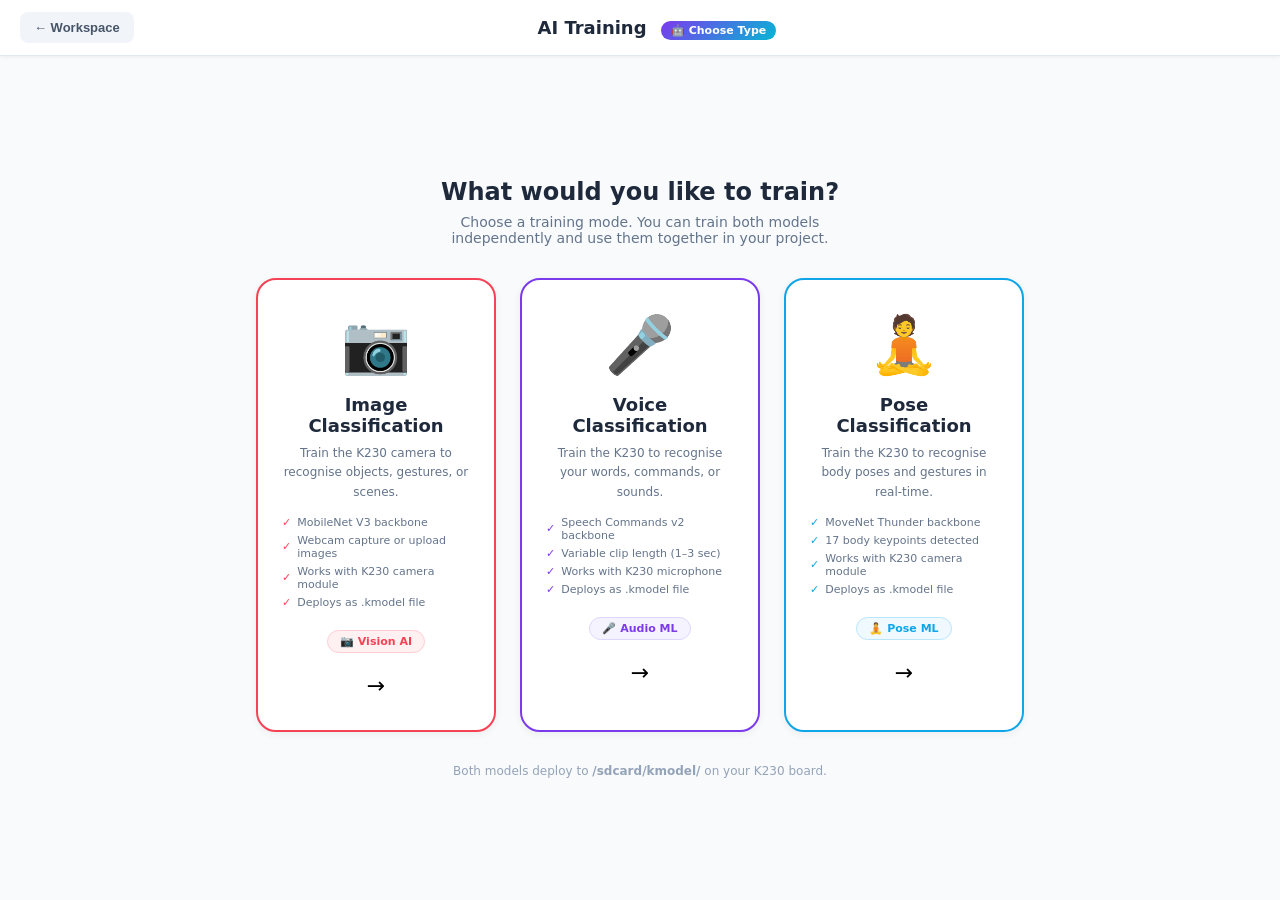
<file: train_picker.html>
<!DOCTYPE html>
<html lang="en">
<head>
<meta charset="utf-8"/>
<meta name="viewport" content="width=device-width, initial-scale=1"/>
<title>AI Training — Choose Type</title>
<style>
* { box-sizing: border-box; margin: 0; padding: 0; }

body {
    font-family: system-ui, -apple-system, sans-serif;
    background: #f8fafc;
    height: 100vh;
    display: flex;
    flex-direction: column;
    overflow: hidden;
}

/* ── Header ── */
.header {
    display: flex; align-items: center; justify-content: space-between;
    background: #fff; padding: 12px 20px;
    border-bottom: 1px solid #e2e8f0;
    box-shadow: 0 1px 4px rgba(0,0,0,.06); flex-shrink: 0;
}
.back-btn {
    padding: 8px 14px; background: #f1f5f9; border: none;
    border-radius: 8px; cursor: pointer; font-size: 13px;
    font-weight: 600; color: #475569;
}
.back-btn:hover { background: #e2e8f0; }
.header h1 { font-size: 18px; font-weight: 700; color: #1e293b; }
.header-badge {
    font-size: 11px; font-weight: 700;
    background: linear-gradient(135deg, #7c3aed, #06b6d4);
    color: #fff; padding: 3px 10px; border-radius: 10px; margin-left: 8px;
}

/* ── Main content ── */
.content {
    flex: 1; display: flex; flex-direction: column;
    align-items: center; justify-content: center;
    padding: 32px 20px; gap: 32px;
}

.heading {
    text-align: center;
}
.heading h2 {
    font-size: 24px; font-weight: 800; color: #1e293b; margin-bottom: 8px;
}
.heading p {
    font-size: 14px; color: #64748b; max-width: 400px;
}

/* ── Card grid ── */
.cards {
    display: flex; gap: 24px; flex-wrap: wrap; justify-content: center;
}

.card {
    width: 240px;
    background: #fff;
    border: 2px solid #e2e8f0;
    border-radius: 20px;
    padding: 32px 24px;
    text-align: center;
    cursor: pointer;
    transition: all .2s ease;
    box-shadow: 0 2px 8px rgba(0,0,0,.06);
    position: relative;
    overflow: hidden;
}
.card::before {
    content: '';
    position: absolute; inset: 0;
    opacity: 0; transition: opacity .2s;
    border-radius: 18px;
}
.card:hover {
    transform: translateY(-4px);
    box-shadow: 0 12px 32px rgba(0,0,0,.12);
}
.card:active { transform: translateY(-1px); }

/* Image card */
.card-image { border-color: #f54254; }
.card-image::before { background: linear-gradient(135deg, #fff1f2, #fff); }
.card-image:hover { border-color: #f54254; }

/* Voice card */
.card-voice { border-color: #7c3aed; }
.card-voice::before { background: linear-gradient(135deg, #f5f3ff, #fff); }
.card-voice:hover { border-color: #7c3aed; }

/* Pose card */
.card-pose { border-color: #0ea5e9; }
.card-pose::before { background: linear-gradient(135deg, #f0f9ff, #fff); }
.card-pose:hover { border-color: #0ea5e9; }

.card-icon {
    font-size: 56px; margin-bottom: 16px;
    display: block; position: relative; z-index: 1;
}
.card-title {
    font-size: 18px; font-weight: 800; color: #1e293b;
    margin-bottom: 8px; position: relative; z-index: 1;
}
.card-desc {
    font-size: 12px; color: #64748b; line-height: 1.6;
    position: relative; z-index: 1;
}
.card-badge {
    display: inline-block;
    margin-top: 16px; padding: 4px 12px;
    border-radius: 20px; font-size: 11px; font-weight: 700;
    position: relative; z-index: 1;
}
.card-image .card-badge {
    background: #fff1f2; color: #f54254; border: 1px solid #fecdd3;
}
.card-voice .card-badge {
    background: #f5f3ff; color: #7c3aed; border: 1px solid #ddd6fe;
}
.card-pose .card-badge {
    background: #f0f9ff; color: #0ea5e9; border: 1px solid #bae6fd;
}

.card-arrow {
    margin-top: 20px; font-size: 22px;
    position: relative; z-index: 1;
    transition: transform .2s;
}
.card:hover .card-arrow { transform: translateX(4px); }

/* ── Feature list ── */
.card-features {
    margin-top: 14px; text-align: left;
    position: relative; z-index: 1;
}
.card-feature {
    display: flex; align-items: center; gap: 6px;
    font-size: 11px; color: #64748b; margin-bottom: 5px;
}
.card-feature::before { content: '✓'; font-weight: 700; flex-shrink: 0; }
.card-image .card-feature::before { color: #f54254; }
.card-voice .card-feature::before { color: #7c3aed; }
.card-pose  .card-feature::before { color: #0ea5e9; }

/* ── Bottom hint ── */
.hint {
    font-size: 12px; color: #94a3b8; text-align: center;
}

/* Animation on load */
@keyframes fadeUp {
    from { opacity:0; transform:translateY(20px); }
    to   { opacity:1; transform:translateY(0); }
}
.card { animation: fadeUp .35s ease both; }
.card-image { animation-delay: .05s; }
.card-voice  { animation-delay: .15s; }
.card-pose   { animation-delay: .25s; }
</style>
</head>
<body>

<div class="header">
    <button class="back-btn" onclick="goBack()">← Workspace</button>
    <h1>AI Training <span class="header-badge">🤖 Choose Type</span></h1>
    <div style="width:80px"></div><!-- spacer -->
</div>

<div class="content">
    <div class="heading">
        <h2>What would you like to train?</h2>
        <p>Choose a training mode. You can train both models independently and use them together in your project.</p>
    </div>

    <div class="cards">

        <!-- Image Classification -->
        <div class="card card-image" onclick="openImageTrain()">
            <span class="card-icon">📷</span>
            <div class="card-title">Image Classification</div>
            <div class="card-desc">
                Train the K230 camera to recognise objects, gestures, or scenes.
            </div>
            <div class="card-features">
                <div class="card-feature">MobileNet V3 backbone</div>
                <div class="card-feature">Webcam capture or upload images</div>
                <div class="card-feature">Works with K230 camera module</div>
                <div class="card-feature">Deploys as .kmodel file</div>
            </div>
            <span class="card-badge">📷 Vision AI</span>
            <div class="card-arrow">→</div>
        </div>

        <!-- Voice Classification -->
        <div class="card card-voice" onclick="openVoiceTrain()">
            <span class="card-icon">🎤</span>
            <div class="card-title">Voice Classification</div>
            <div class="card-desc">
                Train the K230 to recognise your words, commands, or sounds.
            </div>
            <div class="card-features">
                <div class="card-feature">Speech Commands v2 backbone</div>
                <div class="card-feature">Variable clip length (1–3 sec)</div>
                <div class="card-feature">Works with K230 microphone</div>
                <div class="card-feature">Deploys as .kmodel file</div>
            </div>
            <span class="card-badge">🎤 Audio ML</span>
            <div class="card-arrow">→</div>
        </div>

        <!-- Pose Classification -->
        <div class="card card-pose" onclick="openPoseTrain()">
            <span class="card-icon">🧘</span>
            <div class="card-title">Pose Classification</div>
            <div class="card-desc">
                Train the K230 to recognise body poses and gestures in real-time.
            </div>
            <div class="card-features">
                <div class="card-feature">MoveNet Thunder backbone</div>
                <div class="card-feature">17 body keypoints detected</div>
                <div class="card-feature">Works with K230 camera module</div>
                <div class="card-feature">Deploys as .kmodel file</div>
            </div>
            <span class="card-badge">🧘 Pose ML</span>
            <div class="card-arrow">→</div>
        </div>

    </div>

    <div class="hint">
        Both models deploy to <b>/sdcard/kmodel/</b> on your K230 board.
    </div>
</div>

<script>
'use strict';

function send(type, extra) {
    const payload = JSON.stringify({ type, ...extra });
    if (window.ReactNativeWebView) {
        window.ReactNativeWebView.postMessage(payload);
    } else if (window.parent !== window) {
        window.parent.postMessage(payload, '*');
        window.opener?.postMessage(payload, '*');
    } else {
        // Standalone browser — navigate directly
        if (type === 'OPEN_AI_TRAIN')    window.location.href = 'train.html';
        if (type === 'OPEN_VOICE_TRAIN') window.location.href = 'train_voice_v2.html';
        if (type === 'OPEN_POSE_TRAIN')  window.location.href = 'pose.html';
        if (type === 'CLOSE_PICKER')     window.location.href = 'index.html';
    }
}

function openImageTrain() {
    send('OPEN_AI_TRAIN');
}

function openVoiceTrain() {
    send('OPEN_VOICE_TRAIN');
}

function openPoseTrain() {
    send('OPEN_POSE_TRAIN');
}

function goBack() {
    send('CLOSE_PICKER');
}
</script>
</body>
</html>
</file>
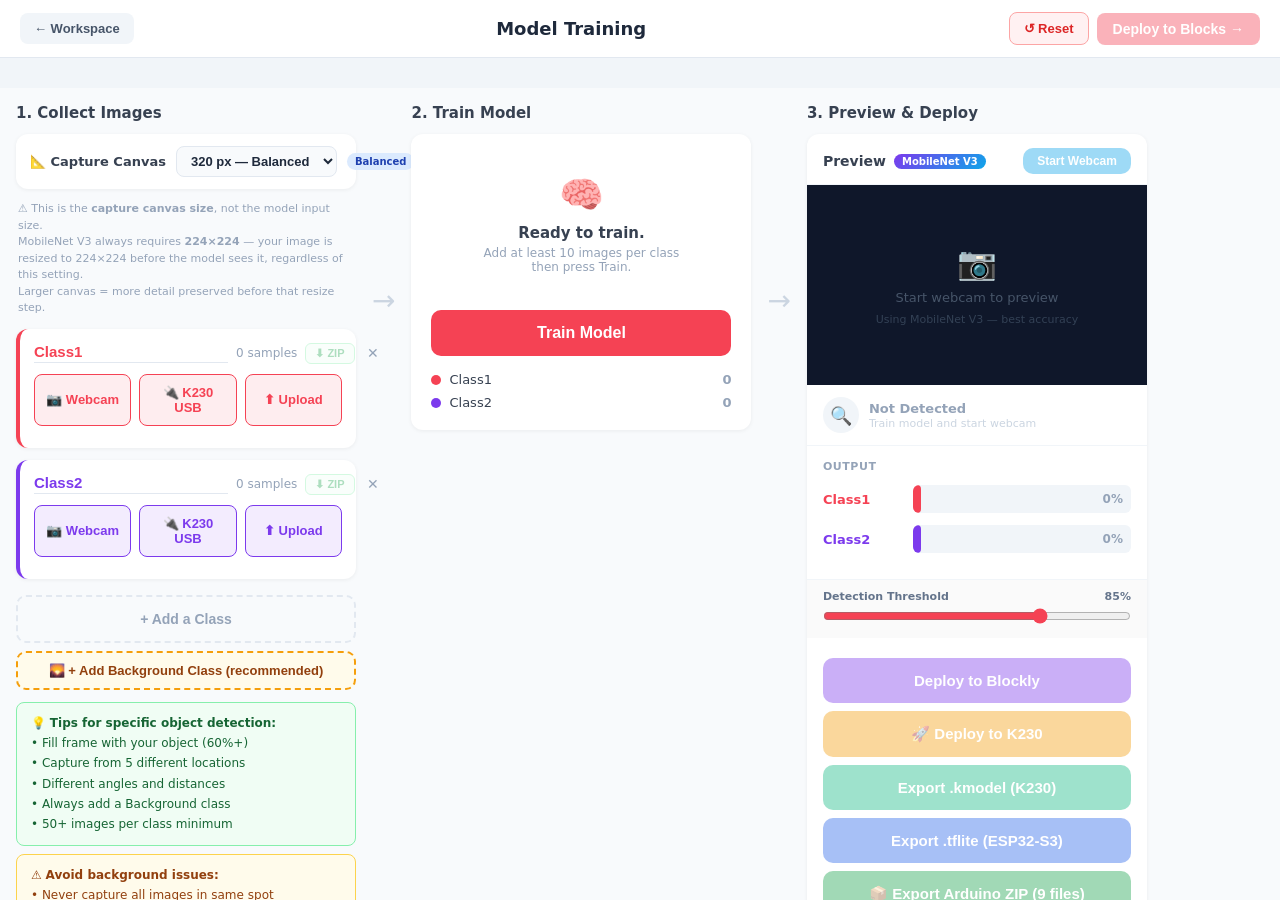
<file: blockly/train.html>
<!DOCTYPE html>
<html lang="en">

<head>
    <meta charset="utf-8" />
    <meta name="viewport" content="width=device-width, initial-scale=1" />
    <title>Model Training — MobileNet V3</title>
    <script src="./offline_libs/js/tf.min.js"></script>
    <script src="./offline_libs/js/jszip.min.js"></script>
    <style>
        * {
            box-sizing: border-box;
            margin: 0;
            padding: 0;
        }

        body {
            font-family: system-ui, -apple-system, sans-serif;
            background: #f8fafc;
            height: 100vh;
            display: flex;
            flex-direction: column;
            overflow: hidden;
        }

        .header {
            display: flex;
            align-items: center;
            justify-content: space-between;
            background: #fff;
            padding: 12px 20px;
            border-bottom: 1px solid #e2e8f0;
            box-shadow: 0 1px 4px rgba(0, 0, 0, 0.06);
            flex-shrink: 0;
        }

        .back-btn {
            padding: 8px 14px;
            background: #f1f5f9;
            border: none;
            border-radius: 8px;
            cursor: pointer;
            font-size: 13px;
            font-weight: 600;
            color: #475569;
        }

        .back-btn:hover {
            background: #e2e8f0;
        }

        .header h1 {
            font-size: 18px;
            font-weight: 700;
            color: #1e293b;
        }

        .deploy-btn {
            padding: 8px 16px;
            background: #f54254;
            color: #fff;
            border: none;
            border-radius: 8px;
            cursor: pointer;
            font-size: 14px;
            font-weight: 700;
            transition: opacity 0.2s;
        }

        .reset-btn {
            padding: 8px 14px;
            background: #fff1f2;
            border: 1.5px solid #fca5a5;
            border-radius: 8px;
            cursor: pointer;
            font-size: 13px;
            font-weight: 600;
            color: #dc2626;
        }

        .reset-btn:hover {
            background: #fee2e2;
        }

        .class-dl-btn {
            padding: 3px 9px;
            background: #f0fdf4;
            border: 1.5px solid #86efac;
            border-radius: 6px;
            cursor: pointer;
            font-size: 11px;
            font-weight: 600;
            color: #16a34a;
            white-space: nowrap;
        }

        .class-dl-btn:hover { background: #dcfce7; }

        .deploy-btn:disabled {
            opacity: 0.4;
            cursor: not-allowed;
        }

        .deploy-btn:not(:disabled):hover {
            opacity: 0.85;
        }

        .status-bar {
            background: #f1f5f9;
            padding: 6px 20px;
            font-size: 13px;
            color: #475569;
            min-height: 30px;
            flex-shrink: 0;
        }

        .columns {
            display: flex;
            flex-direction: row;
            gap: 16px;
            padding: 16px;
            overflow-x: auto;
            overflow-y: auto;
            flex: 1;
            align-items: flex-start;
        }

        .col {
            width: 340px;
            flex-shrink: 0;
        }

        .col-title {
            font-size: 15px;
            font-weight: 700;
            color: #374151;
            margin-bottom: 12px;
        }

        .arrow {
            display: flex;
            align-items: flex-start;
            padding-top: 180px;
            font-size: 28px;
            color: #cbd5e1;
            flex-shrink: 0;
        }

        /* ── Crop Size Selector ─────────────────────────────────── */
        .crop-size-bar {
            background: #fff;
            border-radius: 12px;
            padding: 12px 14px;
            margin-bottom: 12px;
            box-shadow: 0 1px 4px rgba(0, 0, 0, 0.06);
            display: flex;
            align-items: center;
            gap: 10px;
        }

        .crop-size-label {
            font-size: 13px;
            font-weight: 600;
            color: #374151;
            white-space: nowrap;
        }

        .crop-size-select {
            flex: 1;
            padding: 6px 10px;
            border: 1.5px solid #e2e8f0;
            border-radius: 8px;
            font-size: 13px;
            font-weight: 700;
            color: #1e293b;
            background: #f8fafc;
            cursor: pointer;
            outline: none;
            transition: border-color 0.15s;
        }

        .crop-size-select:focus {
            border-color: #f54254;
        }

        .crop-size-badge {
            font-size: 10px;
            font-weight: 700;
            padding: 3px 8px;
            border-radius: 10px;
            white-space: nowrap;
        }

        .badge-96 {
            background: #fce7f3;
            color: #9d174d;
        }

        .badge-224 {
            background: #dcfce7;
            color: #166534;
        }

        .badge-320 {
            background: #dbeafe;
            color: #1e40af;
        }

        .badge-480 {
            background: #fef3c7;
            color: #92400e;
        }

        .crop-size-hint {
            font-size: 11px;
            color: #94a3b8;
            margin-top: 6px;
            line-height: 1.5;
        }

        /* ── rest of styles unchanged ───────────────────────────── */
        .class-card {
            background: #fff;
            border-radius: 12px;
            padding: 14px;
            margin-bottom: 12px;
            box-shadow: 0 1px 4px rgba(0, 0, 0, 0.06);
            border-left: 4px solid #ccc;
        }

        .class-header {
            display: flex;
            align-items: center;
            gap: 8px;
            margin-bottom: 10px;
        }

        .class-name {
            flex: 1;
            font-size: 15px;
            font-weight: 700;
            border: none;
            border-bottom: 1.5px solid #e2e8f0;
            outline: none;
            background: transparent;
            padding-bottom: 2px;
        }

        .sample-count {
            font-size: 12px;
            color: #94a3b8;
            white-space: nowrap;
        }

        .remove-btn {
            background: none;
            border: none;
            color: #94a3b8;
            cursor: pointer;
            font-size: 14px;
            padding: 2px 4px;
        }

        .remove-btn:hover {
            color: #ef4444;
        }

        .cam-area {
            margin-bottom: 8px;
        }

        .add-btns {
            display: flex;
            gap: 8px;
            margin-bottom: 4px;
        }

        .add-btn {
            flex: 1;
            padding: 10px;
            border-radius: 8px;
            border: 1.5px solid;
            cursor: pointer;
            font-size: 13px;
            font-weight: 600;
            background: transparent;
            transition: opacity 0.15s;
        }

        .add-btn:hover {
            opacity: 0.75;
        }

        .video-wrap {
            position: relative;
            margin-bottom: 8px;
        }

        .live-video {
            width: 100%;
            height: 160px;
            object-fit: cover;
            border-radius: 8px;
            background: #000;
            display: block;
            transform: scaleX(-1); /* Mirror live webcam feed */
        }

        .crop-overlay {
            display: none; /* Hide dashed crop overlay box */
            position: absolute;
            top: 50%;
            left: 50%;
            transform: translate(-50%, -50%);
            width: 70%;
            height: 70%;
            border: 2px dashed rgba(255, 255, 255, 0.7);
            border-radius: 8px;
            pointer-events: none;
        }

        .cam-btns {
            display: flex;
            gap: 8px;
            margin-top: 8px;
        }

        .hold-btn {
            flex: 1;
            padding: 10px;
            border: none;
            border-radius: 8px;
            color: #fff;
            font-weight: 700;
            cursor: pointer;
            font-size: 13px;
            user-select: none;
            -webkit-user-select: none;
        }

        .stop-cam-btn {
            padding: 10px 14px;
            border: none;
            border-radius: 8px;
            background: #f1f5f9;
            color: #64748b;
            font-weight: 600;
            cursor: pointer;
        }

        .thumbs {
            display: flex;
            gap: 6px;
            flex-wrap: wrap;
            margin-top: 8px;
        }

        .thumb-wrap {
            position: relative;
        }

        .thumb-wrap img {
            width: 54px;
            height: 54px;
            object-fit: cover;
            border-radius: 6px;
            display: block;
        }

        .thumb-del {
            position: absolute;
            top: -4px;
            right: -4px;
            width: 16px;
            height: 16px;
            background: #ef4444;
            color: #fff;
            border: none;
            border-radius: 50%;
            cursor: pointer;
            font-size: 9px;
            font-weight: 700;
            display: flex;
            align-items: center;
            justify-content: center;
            line-height: 1;
        }

        .add-class-btn {
            border: 2px dashed #e2e8f0;
            border-radius: 10px;
            padding: 14px;
            text-align: center;
            color: #94a3b8;
            cursor: pointer;
            font-weight: 600;
            font-size: 14px;
            background: none;
            width: 100%;
            margin-top: 4px;
            transition: border-color 0.15s;
        }

        .add-class-btn:hover {
            border-color: #94a3b8;
        }

        .add-bg-btn {
            border: 2px dashed #f59e0b;
            border-radius: 10px;
            padding: 10px 14px;
            text-align: center;
            color: #92400e;
            cursor: pointer;
            font-weight: 600;
            font-size: 13px;
            background: #fffbeb;
            width: 100%;
            margin-top: 8px;
            transition: all 0.15s;
        }

        .add-bg-btn:hover {
            background: #fef3c7;
        }

        .tips-box {
            background: #f0fdf4;
            border: 1px solid #86efac;
            border-radius: 8px;
            padding: 10px 14px;
            margin-top: 12px;
            font-size: 12px;
            color: #166534;
            line-height: 1.7;
        }

        .warn-box {
            background: #fffbeb;
            border: 1px solid #fcd34d;
            border-radius: 8px;
            padding: 10px 14px;
            margin-top: 8px;
            font-size: 12px;
            color: #92400e;
            line-height: 1.7;
        }

        .train-card {
            background: #fff;
            border-radius: 12px;
            padding: 20px;
            box-shadow: 0 1px 4px rgba(0, 0, 0, 0.06);
        }

        .state-ready {
            text-align: center;
            padding: 20px 0;
        }

        .state-ready .icon {
            font-size: 36px;
            margin-bottom: 8px;
        }

        .state-ready h3 {
            font-size: 15px;
            font-weight: 600;
            color: #374151;
            margin-bottom: 4px;
        }

        .state-ready p {
            font-size: 12px;
            color: #94a3b8;
        }

        .state-progress {
            text-align: center;
            padding: 20px 0;
        }

        .progress-pct {
            font-size: 32px;
            font-weight: 800;
            color: #f54254;
            margin-bottom: 8px;
        }

        .progress-bar {
            width: 100%;
            height: 6px;
            background: #f1f5f9;
            border-radius: 3px;
            overflow: hidden;
            margin-bottom: 8px;
        }

        .progress-fill {
            height: 100%;
            background: #f54254;
            border-radius: 3px;
            transition: width 0.2s ease;
        }

        .progress-label {
            font-size: 13px;
            color: #94a3b8;
        }

        .state-done {
            text-align: center;
            padding: 16px 0;
        }

        .state-done .icon {
            font-size: 36px;
            margin-bottom: 8px;
        }

        .state-done h3 {
            font-size: 17px;
            font-weight: 700;
            color: #10b981;
            margin-bottom: 4px;
        }

        .state-done p {
            font-size: 13px;
            color: #94a3b8;
        }

        .retrain-btn {
            margin-top: 8px;
            padding: 6px 16px;
            background: #f1f5f9;
            border: none;
            border-radius: 6px;
            color: #64748b;
            font-weight: 600;
            font-size: 13px;
            cursor: pointer;
        }

        .train-btn {
            width: 100%;
            padding: 14px;
            background: #f54254;
            color: #fff;
            border: none;
            border-radius: 10px;
            font-size: 16px;
            font-weight: 800;
            cursor: pointer;
            margin-top: 16px;
            transition: opacity 0.2s;
        }

        .train-btn:disabled {
            opacity: 0.4;
            cursor: not-allowed;
        }

        .train-btn:not(:disabled):hover {
            opacity: 0.85;
        }

        .stats {
            margin-top: 16px;
            display: flex;
            flex-direction: column;
            gap: 8px;
        }

        .stat-row {
            display: flex;
            align-items: center;
            gap: 8px;
        }

        .stat-dot {
            width: 10px;
            height: 10px;
            border-radius: 50%;
            flex-shrink: 0;
        }

        .stat-name {
            flex: 1;
            font-size: 13px;
            color: #374151;
            font-weight: 500;
        }

        .stat-count {
            font-size: 13px;
            color: #94a3b8;
            font-weight: 600;
        }

        .preview-card {
            background: #fff;
            border-radius: 12px;
            box-shadow: 0 1px 4px rgba(0, 0, 0, 0.06);
            overflow: hidden;
        }

        .preview-header {
            padding: 14px 16px 10px;
            border-bottom: 1px solid #f1f5f9;
            display: flex;
            align-items: center;
            justify-content: space-between;
        }

        .preview-title {
            font-size: 14px;
            font-weight: 700;
            color: #374151;
        }

        .model-badge {
            font-size: 10px;
            font-weight: 700;
            background: linear-gradient(135deg, #7c3aed, #0ea5e9);
            color: #fff;
            padding: 2px 8px;
            border-radius: 10px;
        }

        .test-video {
            width: 100%;
            height: 200px;
            object-fit: cover;
            background: #0f172a;
            display: none;
            transform: scaleX(-1); /* Mirror live webcam feed */
        }

        .no-cam-placeholder {
            width: 100%;
            height: 200px;
            background: #0f172a;
            display: flex;
            flex-direction: column;
            align-items: center;
            justify-content: center;
            color: #475569;
            font-size: 13px;
            gap: 8px;
        }

        .no-cam-placeholder .cam-icon {
            font-size: 32px;
        }

        .detect-status {
            padding: 12px 16px;
            border-bottom: 1px solid #f1f5f9;
            min-height: 56px;
            display: flex;
            align-items: center;
            gap: 10px;
            transition: all 0.2s;
        }

        .output-section {
            padding: 14px 16px;
        }

        .output-title {
            font-size: 11px;
            font-weight: 700;
            color: #94a3b8;
            text-transform: uppercase;
            letter-spacing: 0.05em;
            margin-bottom: 12px;
        }

        .output-row {
            display: flex;
            align-items: center;
            gap: 10px;
            margin-bottom: 12px;
        }

        .output-label {
            width: 80px;
            font-size: 13px;
            font-weight: 700;
            overflow: hidden;
            text-overflow: ellipsis;
            white-space: nowrap;
            flex-shrink: 0;
        }

        .output-bar-wrap {
            flex: 1;
            height: 28px;
            background: #f1f5f9;
            border-radius: 6px;
            overflow: hidden;
            position: relative;
        }

        .output-bar-fill {
            height: 100%;
            border-radius: 6px;
            display: flex;
            align-items: center;
            justify-content: flex-end;
            padding-right: 8px;
            min-width: 0;
            transition: width 0.15s ease;
        }

        .output-bar-pct {
            font-size: 12px;
            font-weight: 800;
            color: #fff;
            white-space: nowrap;
        }

        .output-bar-pct-outside {
            position: absolute;
            right: 8px;
            top: 50%;
            transform: translateY(-50%);
            font-size: 12px;
            font-weight: 700;
            color: #94a3b8;
        }

        .threshold-wrap {
            padding: 10px 16px;
            background: #fafafa;
            border-top: 1px solid #f1f5f9;
        }

        .threshold-label {
            display: flex;
            justify-content: space-between;
            font-size: 11px;
            font-weight: 600;
            color: #64748b;
            margin-bottom: 5px;
        }

        .threshold-slider {
            width: 100%;
            accent-color: #f54254;
            cursor: pointer;
        }

        .action-btn {
            width: 100%;
            padding: 14px;
            border: none;
            border-radius: 10px;
            font-size: 15px;
            font-weight: 800;
            cursor: pointer;
            margin-top: 8px;
            color: #fff;
            transition: opacity 0.2s;
        }

        .action-btn:disabled {
            opacity: 0.4;
            cursor: not-allowed;
        }

        .action-btn:not(:disabled):hover {
            opacity: 0.85;
        }

        .btn-test {
            background: #0ea5e9;
        }

        .btn-deploy {
            background: #7c3aed;
        }

        .btn-export {
            background: #10b981;
        }

        .btn-export-esp32 {
            background: #2563eb;
        }

        .btn-export-arduino {
            background: #16a34a;
        }

        .btn-serial {
            background: #7c3aed;
        }

        .btn-serial:disabled {
            background: #4b5660;
        }

        .serial-panel {
            display: none;
            margin-top: 10px;
            padding: 10px 14px;
            background: #1e1b4b;
            border-radius: 8px;
            border: 1px solid #4c1d95;
        }

        .serial-panel.active { display: block; }

        .serial-bar {
            display: flex;
            align-items: center;
            gap: 8px;
            font-size: 13px;
            color: #c4b5fd;
        }

        .serial-dot {
            width: 8px;
            height: 8px;
            border-radius: 50%;
            background: #6b7280;
            flex-shrink: 0;
            transition: background 0.3s;
        }

        .serial-dot.connected { background: #4ade80; }

        .serial-log {
            display: none;
            margin-top: 8px;
            font-family: monospace;
            font-size: 11px;
            color: #86efac;
            background: #071016;
            border-radius: 4px;
            padding: 8px;
            max-height: 130px;
            overflow-y: auto;
            white-space: pre-wrap;
        }

        .serial-log.active { display: block; }

        .btn-deploy-k230 {
            background: #f59e0b;
        }

        .k230-settings {
            display: flex;
            align-items: center;
            gap: 8px;
            margin-top: 12px;
            font-size: 12px;
            color: #64748b;
            background: #f8fafc;
            padding: 8px;
            border-radius: 8px;
            border: 1px solid #e2e8f0;
        }

        .k230-input {
            border: 1px solid #cbd5e1;
            border-radius: 4px;
            padding: 4px 6px;
            font-size: 12px;
            outline: none;
            color: #1e293b;
            font-weight: 600;
        }

        .action-wrap {
            padding: 12px 16px 16px;
        }

        .hint {
            font-size: 11px;
            color: #94a3b8;
            text-align: center;
            margin-top: 10px;
            line-height: 1.6;
        }

        .spinner {
            display: inline-block;
            width: 16px;
            height: 16px;
            border: 2px solid rgba(255, 255, 255, 0.4);
            border-top-color: #fff;
            border-radius: 50%;
            animation: spin 0.7s linear infinite;
            vertical-align: middle;
            margin-right: 6px;
        }

        @keyframes spin {
            to {
                transform: rotate(360deg);
            }
        }

        /* ── USB Transfer Progress Panel ──────────────────────── */
        .usb-progress-panel {
            display: none;
            background: #0f172a;
            border-radius: 8px;
            padding: 12px 14px;
            margin-top: 10px;
            border: 1px solid #1e293b;
        }
        .usb-progress-panel.visible { display: block; }
        .usb-progress-title {
            font-size: 11px; font-weight: 700; color: #64748b;
            text-transform: uppercase; letter-spacing: .06em;
            margin-bottom: 10px; display: flex; align-items: center; gap: 6px;
        }
        .usb-file-row { margin-bottom: 8px; }
        .usb-file-label {
            font-size: 11px; font-weight: 600; color: #94a3b8;
            margin-bottom: 4px; display: flex; justify-content: space-between;
        }
        .usb-file-label span:last-child { color: #f59e0b; font-family: monospace; }
        .usb-file-bar {
            width: 100%; height: 5px; background: #1e293b;
            border-radius: 3px; overflow: hidden;
        }
        .usb-file-fill {
            height: 100%; border-radius: 3px;
            transition: width .1s linear; width: 0%;
        }
        .usb-log {
            font-family: 'Courier New', monospace; font-size: 10px;
            color: #475569; margin-top: 8px; line-height: 1.7;
            max-height: 60px; overflow-y: auto;
        }
        .usb-log .ok { color: #10b981; }
        .usb-log .err { color: #ef4444; }
        .usb-log .warn { color: #f59e0b; }
        .usb-log .info { color: #38bdf8; }

        /* ── WebSerial unsupported notice ─────────────────────── */
        .serial-warn {
            display: none; background: #fff7ed;
            border: 1px solid #fed7aa; border-radius: 6px;
            padding: 8px 12px; font-size: 11px; color: #9a3412;
            margin-top: 8px; line-height: 1.6;
        }
        .serial-warn.show { display: block; }

        /* ── Pulse dot ────────────────────────────────────────── */
        .pulse-dot {
            display: inline-block; width: 7px; height: 7px;
            border-radius: 50%; background: #f59e0b;
            animation: pulseD 1.4s ease infinite;
        }
        @keyframes pulseD {
            0%, 100% { opacity: 1; transform: scale(1); }
            50%       { opacity: .4; transform: scale(.7); }
        }
    </style>
</head>

<body>

    <div class="header">
        <button class="back-btn" onclick="goBack()">← Workspace</button>
        <h1>Model Training</h1>
        <div style="display:flex;gap:8px;align-items:center;">
            <button class="reset-btn" onclick="resetState()">↺ Reset</button>
            <button class="deploy-btn" id="deployHeaderBtn" onclick="deployToBlockly()" disabled>
                Deploy to Blocks →
            </button>
        </div>
    </div>

    <div class="status-bar" id="statusBar"></div>

    <div class="columns">

        <!-- Column 1: Collect -->
        <div class="col">
            <div class="col-title">1. Collect Images</div>

            <!-- ── Crop Size Selector ── -->
            <div class="crop-size-bar">
                <span class="crop-size-label">📐 Capture Canvas</span>
                <select class="crop-size-select" id="cropSizeSelect" onchange="updateCropSize(this.value)">
                    <option value="96">96 px — Tiny</option>
                    <option value="224">224 px — Fast</option>
                    <option value="320" selected>320 px — Balanced</option>
                    <option value="480">480 px — Sharp</option>
                </select>
                <span class="crop-size-badge badge-320" id="cropSizeBadge">Balanced</span>
            </div>
            <div class="crop-size-hint" style="margin-bottom:12px;padding:0 2px;">
                ⚠️ This is the <b>capture canvas size</b>, not the model input size.<br>
                MobileNet V3 always requires <b>224×224</b> — your image is resized to
                224×224 before the model sees it, regardless of this setting.<br>
                Larger canvas = more detail preserved before that resize step.
            </div>

            <div id="classList"></div>
            <button class="add-class-btn" onclick="addClass()">
                + Add a Class
            </button>
            <button class="add-bg-btn" onclick="addBackgroundClass()">
                🌄 + Add Background Class (recommended)
            </button>
            <div class="tips-box">
                💡 <b>Tips for specific object detection:</b><br>
                • Fill frame with your object (60%+)<br>
                • Capture from 5 different locations<br>
                • Different angles and distances<br>
                • Always add a Background class<br>
                • 50+ images per class minimum
            </div>
            <div class="warn-box">
                ⚠️ <b>Avoid background issues:</b><br>
                • Never capture all images in same spot<br>
                • Move to different rooms/walls<br>
                • Background class teaches "nothing here"
            </div>
        </div>

        <div class="arrow">→</div>

        <!-- Column 2: Train -->
        <div class="col">
            <div class="col-title">2. Train Model</div>
            <div class="train-card">
                <div id="trainStateBox">
                    <div class="state-ready">
                        <div class="icon">🧠</div>
                        <h3>Ready to train.</h3>
                        <p>Add at least 10 images per class<br>
                            then press Train.</p>
                    </div>
                </div>
                <button class="train-btn" id="trainBtn" onclick="trainModel()">
                    Train Model
                </button>
                <div class="stats" id="statsList"></div>
            </div>
        </div>

        <div class="arrow">→</div>

        <!-- Column 3: Preview -->
        <div class="col">
            <div class="col-title">3. Preview &amp; Deploy</div>
            <div class="preview-card">

                <div class="preview-header">
                    <div style="display:flex;align-items:center;gap:8px;">
                        <span class="preview-title">Preview</span>
                        <span class="model-badge">MobileNet V3</span>
                    </div>
                    <button class="action-btn btn-test" id="testBtn" onclick="toggleTestWebcam()" disabled style="width:auto;padding:6px 14px;
                           font-size:12px;margin-top:0">
                        Start Webcam
                    </button>
                </div>

                <div id="videoWrap">
                    <div class="no-cam-placeholder" id="camPlaceholder">
                        <div class="cam-icon">📷</div>
                        <div>Start webcam to preview</div>
                        <div style="font-size:11px;color:#334155;">
                            Using MobileNet V3 — best accuracy
                        </div>
                    </div>
                    <video id="testVideo" class="test-video" autoplay playsinline muted></video>
                </div>

                <div class="detect-status" id="detectStatus">
                    <div style="
                    width:36px;height:36px;border-radius:50%;
                    background:#f1f5f9;display:flex;
                    align-items:center;justify-content:center;
                    font-size:18px;flex-shrink:0;">🔍</div>
                    <div>
                        <div style="font-size:13px;font-weight:700;
                        color:#94a3b8;">Not Detected</div>
                        <div style="font-size:11px;color:#cbd5e1;
                        margin-top:1px;">
                            Train model and start webcam
                        </div>
                    </div>
                </div>

                <div class="output-section">
                    <div class="output-title">Output</div>
                    <div id="outputBars"></div>
                </div>

                <div class="threshold-wrap">
                    <div class="threshold-label">
                        <span>Detection Threshold</span>
                        <span id="thresholdValue">85%</span>
                    </div>
                    <input type="range" class="threshold-slider" id="thresholdSlider" min="50" max="99" value="85"
                        oninput="updateThreshold(this.value)" />
                </div>

                <div class="action-wrap">
                    <button class="action-btn btn-deploy" id="deployCardBtn" onclick="deployToBlockly()" disabled>
                        Deploy to Blockly
                    </button>
                    <button class="action-btn btn-deploy-k230" id="deployK230Btn" onclick="deployToK230()" disabled>
                        🚀 Deploy to K230
                    </button>
                    <button class="action-btn btn-export" id="exportBtn" onclick="exportKmodel()" disabled>
                        Export .kmodel (K230)
                    </button>
                    <button class="action-btn btn-export-esp32" id="exportEsp32Btn" onclick="exportTflite()" disabled>
                        Export .tflite (ESP32-S3)
                    </button>
                    <button class="action-btn btn-export-arduino" id="exportArduinoBtn" onclick="exportArduinoZip()" disabled>
                        📦 Export Arduino ZIP (9 files)
                    </button>

                    <div class="serial-panel" id="serialPanel">
                        <div class="serial-bar">
                            <div class="serial-dot" id="serialDot"></div>
                            <span id="serialStatusMsg">Generate Arduino ZIP first, then click Upload.</span>
                        </div>
                        <div class="serial-log" id="serialLog"></div>
                    </div>

                    <!-- Backend URL (used by camera polling + deploy) -->
                    <div style="display:flex;align-items:center;gap:5px;margin-top:10px;">
                        <span style="font-size:12px;color:#64748b;white-space:nowrap;">Backend URL:</span>
                        <input type="text" class="k230-input" id="backendUrlInput"
                            style="width:250px;"
                            title="Backend URL — auto-detected from page origin">
                    </div>

                    <!-- K230 Deploy settings -->
                    <div class="k230-settings">
                        <div class="k230-row">
                            <span>Method:</span>
                            <select class="k230-select" id="deployMethodInput"
                                onchange="onDeployMethodChange(this.value)">
                                <option value="wifi" selected>Wi-Fi</option>
                                <option value="usb">USB (WebSerial)</option>
                            </select>
                        </div>
                        <div class="k230-row" id="wifiRow">
                            <span>K230 IP:</span>
                            <input type="text" class="k230-input" id="k230IpInput" value="192.168.4.1" style="width:110px;">
                            <span>Port:</span>
                            <input type="text" class="k230-input" id="k230PortInput" value="8080" style="width:50px;">
                        </div>
                        <div class="k230-row" id="usbBaudRow" style="display:none;">
                            <span>Baud:</span>
                            <select class="k230-select" id="usbBaudSelect">
                                <option value="115200">115200 — safe</option>
                                <option value="921600" selected>921600 — fast</option>
                            </select>
                        </div>
                    </div>

                    <!-- WebSerial not-supported warning -->
                    <div class="serial-warn" id="serialWarn">
                        ⚡ <b>USB requires Chrome / Edge v89+</b> on desktop.<br>
                        Switch to Wi-Fi or open in a supported browser.
                    </div>

                    <!-- USB live progress panel -->
                    <div class="usb-progress-panel" id="usbProgressPanel">
                        <div class="usb-progress-title">
                            <span class="pulse-dot"></span> USB Transfer
                        </div>
                        <div class="usb-file-row">
                            <div class="usb-file-label">
                                <span>model.kmodel</span><span id="usbFile1Pct">0%</span>
                            </div>
                            <div class="usb-file-bar">
                                <div class="usb-file-fill" id="usbFile1Fill" style="background:#f59e0b;"></div>
                            </div>
                        </div>
                        <div class="usb-file-row">
                            <div class="usb-file-label">
                                <span>labels.txt</span><span id="usbFile2Pct">0%</span>
                            </div>
                            <div class="usb-file-bar">
                                <div class="usb-file-fill" id="usbFile2Fill" style="background:#38bdf8;"></div>
                            </div>
                        </div>
                        <div class="usb-log" id="usbLog"></div>
                    </div>

                    <p class="hint">
                        <b>Deploy to Blockly</b> adds AI blocks.<br>
                        <b>Deploy to K230</b> pushes model directly to board.<br>
                        <b>Export .kmodel</b> / <b>.tflite</b> downloads model locally.<br>
                        <b>Export Arduino ZIP</b> downloads 9 ready-to-flash Arduino files and auto-deploys to DFR1154 via Serial (Chrome/Edge only — a port picker appears first).
                    </p>
                </div>

            </div>
        </div>

    </div>

    <script>
        'use strict';

        // Auto-detect backend URL from the origin this page was served from.
        // If served via Cloudflare tunnel or the windows agent (port 5002) → use origin.
        // If served via Expo dev server (port 8081) or any other non-backend origin → use Docker directly on port 5001.
        (function () {
            const origin = window.location.origin;
            const isCloudflare = origin && origin.includes('trycloudflare.com');
            const isWindowsAgent = origin && origin.includes('localhost:5002');
            let url;
            if (isCloudflare || isWindowsAgent) {
                url = origin; // real backend origin — use as-is
            } else {
                url = 'http://localhost:5001'; // Expo / file / other — default to Docker compiler directly
            }
            document.getElementById('backendUrlInput').value = url;
        })();

        function getBackendUrl() {
            const input = document.getElementById('backendUrlInput');
            let url = input?.value?.trim() || window.location.origin || 'http://localhost:5002';
            if (url.endsWith('/')) url = url.slice(0, -1);
            return url;
        }

        async function postToBackend(endpoint, formData) {
            const backendUrl = getBackendUrl();
            const url = `${backendUrl}/${endpoint}`;
            try {
                const resp = await fetch(url, { method: 'POST', body: formData });
                if (!resp.ok) {
                    const text = await resp.text().catch(() => null);
                    let message = `Server error ${resp.status}`;
                    if (text) {
                        try {
                            const body = JSON.parse(text);
                            message = body.error || text;
                        } catch {
                            message = text;
                        }
                    }
                    throw new Error(message);
                }
                return resp;
            } catch (err) {
                throw new Error(`Backend request failed: ${url} — ${err.message}`);
            }
        }

        const MOBILENET_V3_URL = './offline_libs/models/mobilenet/model.json';

        // ── Crop size state (intermediate canvas before model resize) ──
        let CROP_SIZE = 320; // default: balanced

        const CROP_BADGE_MAP = {
             96: { label: 'Tiny', cls: 'badge-96' },
            224: { label: 'Fast', cls: 'badge-224' },
            320: { label: 'Balanced', cls: 'badge-320' },
            480: { label: 'Sharp', cls: 'badge-480' },
        };

        // ── WebSerial constants + state ───────────────────────────────
        const SERIAL_SUPPORTED = 'serial' in navigator;
        const CHUNK_BYTES = 512;
        const ENC = new TextEncoder();
        const DEC = new TextDecoder();
        let port = null, portReader = null, portWriter = null;
        let connected = false, rxBuf = '';

        // ── USB log helpers ───────────────────────────────────────────
        function usbLog(msg, cls = '') {
            const el = document.getElementById('usbLog');
            if (!el) return;
            const line = document.createElement('div');
            if (cls) line.className = cls;
            line.textContent = msg;
            el.appendChild(line);
            el.scrollTop = el.scrollHeight;
        }
        function usbLogClear() { const el = document.getElementById('usbLog'); if (el) el.innerHTML = ''; }
        function usbSetProgress(idx, pct) {
            const p = Math.round(pct * 100);
            const pEl = document.getElementById(`usbFile${idx}Pct`);
            const fEl = document.getElementById(`usbFile${idx}Fill`);
            if (pEl) pEl.textContent = p + '%';
            if (fEl) fEl.style.width = p + '%';
        }
        function showUsbPanel(v) { document.getElementById('usbProgressPanel')?.classList.toggle('visible', v); }
        function resetUsbPanel() { usbSetProgress(1, 0); usbSetProgress(2, 0); usbLogClear(); showUsbPanel(false); }

        // ── Port lifecycle ────────────────────────────────────────────
        async function cleanupPort() {
            connected = false;
            try { portReader && await portReader.cancel(); } catch { }
            try { portReader && portReader.releaseLock(); } catch { }
            try { portWriter && await portWriter.close(); } catch { }
            try { portWriter && portWriter.releaseLock(); } catch { }
            try { port && await port.close(); } catch { }
            port = portReader = portWriter = null;
        }
        async function rxPump() {
            rxBuf = '';
            try {
                while (connected) {
                    const { value, done } = await portReader.read();
                    if (done) break;
                    if (value?.length) rxBuf += DEC.decode(value, { stream: true });
                }
            } catch (e) { if (connected) usbLog('RX error: ' + e.message, 'err'); }
        }
        function sleep(ms) { return new Promise(r => setTimeout(r, ms)); }
        async function write(data) {
            if (!portWriter) return;
            await portWriter.write(typeof data === 'string' ? ENC.encode(data) : data);
        }

        // ── Raw REPL helpers ──────────────────────────────────────────
        async function enterRawREPL() {
            usbLog('Entering Raw REPL...', 'info');
            await write('\x03'); await sleep(200);
            await write('\x03'); await sleep(200);
            rxBuf = '';
            await write('\x01'); await sleep(300);
            let banner = '', t = Date.now() + 4000;
            while (Date.now() < t) {
                banner += rxBuf; rxBuf = '';
                if (banner.includes('raw REPL')) { usbLog('Raw REPL ready ✓', 'ok'); rxBuf = ''; return; }
                await sleep(50);
            }
            await write('\x01'); await sleep(500);
            banner += rxBuf; rxBuf = '';
            if (banner.includes('raw REPL')) usbLog('Raw REPL ready ✓', 'ok');
            else usbLog('Raw REPL banner not seen — try resetting board', 'warn');
            rxBuf = '';
        }
        async function exitRawREPL() { await write('\x02'); await sleep(200); }
        async function execPy(code) {
            rxBuf = '';
            await write(code);
            await write('\x04');
            let full = '';
            const dl = Date.now() + 10000;
            while (Date.now() < dl) {
                if (rxBuf.length) {
                    full += rxBuf; rxBuf = '';
                    const oi = full.indexOf('OK');
                    if (oi >= 0) {
                        const after = full.slice(oi + 2);
                        const e1 = after.indexOf('\x04');
                        if (e1 >= 0) {
                            const e2 = after.indexOf('\x04', e1 + 1);
                            if (e2 >= 0) {
                                const stderr = after.slice(e1 + 1, e2).trim();
                                if (stderr) usbLog('stderr: ' + stderr, 'warn');
                                return after.slice(0, e1).trim();
                            }
                        }
                    }
                }
                await sleep(10);
            }
            throw new Error('Timeout. Last rx: ' + full.slice(-40));
        }
        async function ensureDir(path) {
            const p = path.replace(/\/$/, '');
            await execPy(`import os\r\ntry:\r\n os.mkdir('${p}')\r\nexcept:pass`);
        }
        async function writeFileOnBoard(dest, arr, onPct) {
            await execPy(`_f=open('${dest}','wb')`);
            let off = 0;
            while (off < arr.length) {
                const sl = arr.slice(off, off + CHUNK_BYTES);
                const hex = Array.from(sl).map(b => b.toString(16).padStart(2, '0')).join('');
                await execPy(`_f.write(bytes.fromhex('${hex}'))`);
                off += sl.length;
                if (onPct) onPct(off / arr.length);
            }
            await execPy(`_f.close();del _f`);
        }

        // ── Deploy method toggle ──────────────────────────────────────
        function onDeployMethodChange(val) {
            document.getElementById('wifiRow').style.display = val === 'wifi' ? 'flex' : 'none';
            document.getElementById('usbBaudRow').style.display = val === 'usb' ? 'flex' : 'none';
            document.getElementById('serialWarn').classList.toggle('show', val === 'usb' && !SERIAL_SUPPORTED);
            if (val !== 'usb') showUsbPanel(false);
        }

        function updateCropSize(val) {
            CROP_SIZE = parseInt(val);
            const badge = document.getElementById('cropSizeBadge');
            const info = CROP_BADGE_MAP[CROP_SIZE];
            badge.textContent = info.label;
            badge.className = 'crop-size-badge ' + info.cls;
            setStatus(`Capture canvas: ${CROP_SIZE}×${CROP_SIZE}px — model input is always 224×224 (MobileNet V3 requirement).`);
        }

        let classes = [
            { id: 1, name: 'Class1', images: [], color: '#f54254' },
            { id: 2, name: 'Class2', images: [], color: '#7c3aed' },
        ];
        let nextClassId = 3;
        const CLASS_COLORS = [
            '#f54254', '#7c3aed', '#0ea5e9',
            '#10b981', '#f59e0b', '#ec4899',
            '#8b5cf6', '#06b6d4', '#84cc16'
        ];

        let mobileNetV3 = null;
        let headModel = null;
        let classNamesCopy = [];
        let trained = false;

        // ── Session persistence ──────────────────────────────────────────────
        const _STORE_KEY = 'curio_train_state_v1';

        function saveState() {
            try {
                sessionStorage.setItem(_STORE_KEY, JSON.stringify({
                    classes, nextClassId, CROP_SIZE
                }));
            } catch (e) {
                // Quota exceeded — too many images; silently skip
            }
        }

        function loadState() {
            try {
                const raw = sessionStorage.getItem(_STORE_KEY);
                if (!raw) return;
                const s = JSON.parse(raw);
                if (!Array.isArray(s.classes) || s.classes.length === 0) return;
                classes = s.classes;
                nextClassId = s.nextClassId ?? (Math.max(...s.classes.map(c => c.id)) + 1);
                if (s.CROP_SIZE) {
                    CROP_SIZE = s.CROP_SIZE;
                    const sel = document.getElementById('cropSizeSelect');
                    if (sel) sel.value = CROP_SIZE;
                    const badge = document.getElementById('cropSizeBadge');
                    const info = CROP_BADGE_MAP[CROP_SIZE];
                    if (badge && info) { badge.textContent = info.label; badge.className = 'crop-size-badge ' + info.cls; }
                }
            } catch (e) { /* corrupted storage — ignore */ }
        }

        function resetState() {
            if (!confirm('Reset all classes and images? This cannot be undone.')) return;
            sessionStorage.removeItem(_STORE_KEY);
            classes = [
                { id: 1, name: 'Class1', images: [], color: '#f54254' },
                { id: 2, name: 'Class2', images: [], color: '#7c3aed' },
            ];
            nextClassId = 3;
            trained = false;
            headModel = null;
            stopCapture();
            stopK230Capture(false);
            render();
        }

        let activeCamIdx = null;
        let activeCamType = null; // 'webcam'
        let activeCamStream = null;
        let k230CamIdx = null;        // class index using K230 cam
        let k230CamPollTimer = null;  // unused legacy — kept to avoid render errors
        let k230CamPort = '';         // display label for the active COM port
        let k230BrowserPort = null;   // WebSerial port object
        let k230BrowserRunning = false;
        let k230LatestFrame = null;   // blob URL of latest JPEG from K230
        let captureTimer = null;
        let testWebcamActive = false;
        let testTimer = null;

        let THRESHOLD = 0.85;

        // ══════════════════════════════════════════════════════════════
        // THRESHOLD
        // ══════════════════════════════════════════════════════════════
        function updateThreshold(val) {
            THRESHOLD = parseInt(val) / 100;
            document.getElementById('thresholdValue').textContent = val + '%';
        }

        // ══════════════════════════════════════════════════════════════
        // HELPERS
        // ══════════════════════════════════════════════════════════════
        function setStatus(msg) {
            document.getElementById('statusBar').textContent = msg;
        }

        function updateButtons() {
            ['deployHeaderBtn', 'deployCardBtn', 'deployK230Btn', 'exportBtn', 'exportEsp32Btn', 'exportArduinoBtn', 'testBtn']
                .forEach(id => {
                    const el = document.getElementById(id);
                    if (el) el.disabled = !trained;
                });
        }

        function downloadBlob(blob, filename) {
            const url = URL.createObjectURL(blob);
            const a = document.createElement('a');
            a.href = url; a.download = filename;
            document.body.appendChild(a); a.click();
            document.body.removeChild(a);
            setTimeout(() => URL.revokeObjectURL(url), 1000);
        }

        function isBgClass(name) {
            const n = name.toLowerCase();
            return n.includes('background') || n.includes('bg') ||
                n.includes('nothing') || n.includes('empty');
        }

        // ══════════════════════════════════════════════════════════════
        // BACKGROUND REMOVAL — uses CROP_SIZE for intermediate canvas
        // ══════════════════════════════════════════════════════════════
        function applyBackgroundFade(canvas) {
            // No-op to remove the grey shade and keep normal photos
        }

        // ── Center-crop source into canvas at CROP_SIZE ──────────────
        function centerCropToCanvas(source, canvas) {
            const ctx = canvas.getContext('2d');
            let srcW, srcH;
            if (source instanceof HTMLVideoElement) {
                srcW = source.videoWidth || CROP_SIZE;
                srcH = source.videoHeight || CROP_SIZE;
            } else {
                srcW = source.naturalWidth || source.width || CROP_SIZE;
                srcH = source.naturalHeight || source.height || CROP_SIZE;
            }
            // Capture full center square of photo instead of cropping to 70%
            const cropSize = Math.min(srcW, srcH);
            const srcX = (srcW - cropSize) / 2;
            const srcY = (srcH - cropSize) / 2;
            
            ctx.save();
            if (source instanceof HTMLVideoElement) {
                // Mirror the video capture horizontally to match mirrored live preview
                ctx.translate(canvas.width, 0);
                ctx.scale(-1, 1);
            }
            
            // Draw into canvas at its own size (CROP_SIZE × CROP_SIZE)
            ctx.drawImage(
                source, srcX, srcY, cropSize, cropSize,
                0, 0, canvas.width, canvas.height
            );
            ctx.restore();
        }

        // ── Build a canvas at current CROP_SIZE with crop + fade ──────
        function prepareCanvas(source) {
            const canvas = document.createElement('canvas');
            canvas.width = CROP_SIZE;
            canvas.height = CROP_SIZE;
            centerCropToCanvas(source, canvas);
            applyBackgroundFade(canvas);
            return canvas; // CROP_SIZE × CROP_SIZE
        }

        // ── Convert CROP_SIZE canvas → V3 tensor (always 224×224) ────
        // The resizeBilinear here is the ONLY resize the model ever sees.
        function canvasToV3Tensor(canvas) {
            return tf.tidy(() => {
                return tf.browser.fromPixels(canvas)
                    .resizeBilinear([224, 224]) // model always gets 224×224
                    .toFloat()
                    .div(255.0)
                    .expandDims(0);
            });
        }

        // ══════════════════════════════════════════════════════════════
        // MOBILENET V3
        // ══════════════════════════════════════════════════════════════
        async function loadMobileNetV3() {
            if (mobileNetV3) return mobileNetV3;
            setStatus('Loading MobileNet V3 from TF Hub...');
            mobileNetV3 = await tf.loadGraphModel(MOBILENET_V3_URL);
            return mobileNetV3;
        }

        async function extractFeaturesAsync(source) {
            if (!mobileNetV3) return null;
            const canvas = prepareCanvas(source);   // CROP_SIZE canvas
            const tensor = canvasToV3Tensor(canvas); // → 224 tensor
            const features = mobileNetV3.execute(tensor);
            tensor.dispose();
            const flat = features.flatten();
            features.dispose();
            return flat;
        }

        async function predictFromElement(el) {
            if (!mobileNetV3 || !headModel) return null;
            const canvas = prepareCanvas(el);
            const tensor = canvasToV3Tensor(canvas);
            const features = mobileNetV3.execute(tensor);
            tensor.dispose();
            const flat = features.flatten().expandDims(0);
            features.dispose();
            const probs = headModel.predict(flat).dataSync();
            flat.dispose();
            return classNamesCopy.map((name, i) => ({
                className: name, probability: probs[i]
            }));
        }

        // ══════════════════════════════════════════════════════════════
        // OUTPUT BARS
        // ══════════════════════════════════════════════════════════════
        function initOutputBars() {
            const container = document.getElementById('outputBars');
            container.innerHTML = classes.map((cls, i) => `
        <div class="output-row" id="output-row-${i}">
            <span class="output-label"
                style="color:${cls.color}"
                id="output-label-${i}">
                ${cls.name}
            </span>
            <div class="output-bar-wrap">
                <div class="output-bar-fill"
                    id="output-bar-${i}"
                    style="width:0%;background:${cls.color}">
                    <span class="output-bar-pct"
                        id="output-pct-${i}"></span>
                </div>
                <span class="output-bar-pct-outside"
                    id="output-pct-out-${i}">0%</span>
            </div>
        </div>
    `).join('');
        }

        function updateOutputBars(predictions) {
            const best = predictions.reduce((a, b) =>
                a.probability > b.probability ? a : b
            );
            const isAbove = best.probability >= THRESHOLD;
            const isBg = isBgClass(best.className);
            const isDetected = isAbove && !isBg;

            predictions.forEach((p, i) => {
                const pct = Math.round(p.probability * 100);
                const barEl = document.getElementById(`output-bar-${i}`);
                const pctEl = document.getElementById(`output-pct-${i}`);
                const pctOutEl = document.getElementById(`output-pct-out-${i}`);
                const labelEl = document.getElementById(`output-label-${i}`);
                if (!barEl) return;

                const cls = classes.find(c => c.name === p.className);
                const color = cls?.color || CLASS_COLORS[i % CLASS_COLORS.length];

                barEl.style.width = pct + '%';
                barEl.style.background = color;

                if (pct > 20) {
                    pctEl.textContent = pct + '%';
                    pctOutEl.textContent = '';
                } else {
                    pctEl.textContent = '';
                    pctOutEl.textContent = pct + '%';
                }

                if (labelEl) {
                    labelEl.textContent = p.className;
                    labelEl.style.color = color;
                }
            });

            updateDetectStatus(best, isDetected, isBg && isAbove);
        }

        function updateDetectStatus(best, isDetected, isBgDetected) {
            const statusEl = document.getElementById('detectStatus');
            const pct = (best.probability * 100).toFixed(1);
            const cls = classes.find(c => c.name === best.className);
            const color = cls?.color || '#f54254';

            if (isDetected) {
                statusEl.style.background = color + '14';
                statusEl.style.borderBottom = `2px solid ${color}30`;
                statusEl.innerHTML = `
            <div style="width:36px;height:36px;border-radius:50%;
                background:${color};display:flex;
                align-items:center;justify-content:center;
                font-size:18px;flex-shrink:0;">✅</div>
            <div style="flex:1;min-width:0;">
                <div style="font-size:15px;font-weight:800;
                    color:${color};white-space:nowrap;
                    overflow:hidden;text-overflow:ellipsis;">
                    ${best.className}
                </div>
                <div style="font-size:11px;color:#64748b;margin-top:1px;">
                    Detected — ${pct}% confidence
                </div>
            </div>
            <div style="font-size:22px;font-weight:900;
                color:${color};flex-shrink:0;">
                ${Math.round(best.probability * 100)}%
            </div>`;
            } else if (isBgDetected) {
                statusEl.style.background = '#fafafa';
                statusEl.style.borderBottom = '2px dashed #e2e8f0';
                statusEl.innerHTML = `
            <div style="width:36px;height:36px;border-radius:50%;
                background:#f1f5f9;display:flex;
                align-items:center;justify-content:center;
                font-size:18px;flex-shrink:0;">🌄</div>
            <div style="flex:1;">
                <div style="font-size:14px;font-weight:700;color:#64748b;">
                    No Object Detected</div>
                <div style="font-size:11px;color:#94a3b8;margin-top:1px;">
                    Background — ${pct}%</div>
            </div>`;
            } else {
                statusEl.style.background = '#fafafa';
                statusEl.style.borderBottom = '1px solid #f1f5f9';
                statusEl.innerHTML = `
            <div style="width:36px;height:36px;border-radius:50%;
                background:#f1f5f9;display:flex;
                align-items:center;justify-content:center;
                font-size:18px;flex-shrink:0;">🔍</div>
            <div style="flex:1;">
                <div style="font-size:14px;font-weight:700;color:#94a3b8;">
                    Not Detected</div>
                <div style="font-size:11px;color:#cbd5e1;margin-top:1px;">
                    Best: ${best.className} at ${pct}%
                    (need ${Math.round(THRESHOLD * 100)}%)
                </div>
            </div>`;
            }
        }

        function resetDetectStatus() {
            const statusEl = document.getElementById('detectStatus');
            statusEl.style.background = '#fafafa';
            statusEl.style.borderBottom = '1px solid #f1f5f9';
            statusEl.innerHTML = `
        <div style="width:36px;height:36px;border-radius:50%;
            background:#f1f5f9;display:flex;
            align-items:center;justify-content:center;
            font-size:18px;flex-shrink:0;">🔍</div>
        <div>
            <div style="font-size:13px;font-weight:700;color:#94a3b8;">
                Not Detected</div>
            <div style="font-size:11px;color:#cbd5e1;margin-top:1px;">
                Start webcam to preview</div>
        </div>`;
            classes.forEach((cls, i) => {
                const b = document.getElementById(`output-bar-${i}`);
                const p = document.getElementById(`output-pct-${i}`);
                const o = document.getElementById(`output-pct-out-${i}`);
                if (b) b.style.width = '0%';
                if (p) p.textContent = '';
                if (o) o.textContent = '0%';
            });
        }

        // ══════════════════════════════════════════════════════════════
        // RENDER
        // ══════════════════════════════════════════════════════════════
        function render() {
            renderClasses();
            renderStats();
            initOutputBars();
            saveState();
        }

        function renderClasses() {
            const container = document.getElementById('classList');
            container.innerHTML = '';

            classes.forEach((cls, idx) => {
                const card = document.createElement('div');
                card.className = 'class-card';
                card.style.borderLeftColor = cls.color;

                const isBg = isBgClass(cls.name);

                const thumbsHtml = cls.images.map((img, imgIdx) => `
            <div class="thumb-wrap">
                <img src="${img.url}" alt="sample"/>
                <button class="thumb-del"
                    onclick="removeImage(${idx},${imgIdx})">✕</button>
            </div>`).join('');

                const camHtml = activeCamIdx === idx ? `
            <div class="video-wrap">
                <video id="liveVideo" class="live-video" autoplay playsinline muted></video>
                <div class="crop-overlay"></div>
            </div>
            <div style="font-size:11px;color:#64748b;
                text-align:center;margin-bottom:6px;">
                📐 Capture Canvas Size &nbsp;·&nbsp;
                <b>${CROP_SIZE}×${CROP_SIZE}px</b>
            </div>
            <div class="cam-btns">
                <button class="hold-btn" id="capBtn-${idx}"
                    style="background:${cls.color}"
                    onclick="captureMultiple(${idx})"
                >Capture 5 Images</button>
                <button class="stop-cam-btn"
                    onclick="stopCapture()">Stop</button>
            </div>` : k230CamIdx === idx ? `
            <div class="video-wrap">
                <img id="k230LiveImg-${idx}" class="live-video"
                    style="object-fit:contain;" src="" alt="K230 stream"/>
                <div class="crop-overlay"></div>
            </div>
            <div style="font-size:11px;color:#64748b;
                text-align:center;margin-bottom:6px;">
                📡 K230 Cam (${k230CamPort}) &nbsp;·&nbsp; <b>${CROP_SIZE}×${CROP_SIZE}px</b>
            </div>
            <div class="cam-btns">
                <button class="hold-btn" id="capBtnK230-${idx}"
                    style="background:${cls.color}"
                    onclick="captureK230Multiple(${idx})"
                >Capture 5 Images</button>
                <button class="stop-cam-btn"
                    onclick="stopK230Capture()">Stop</button>
            </div>` : `
            <div class="add-btns">
                <button class="add-btn"
                    style="color:${cls.color};
                           border-color:${cls.color};
                           background:${cls.color}18"
                    onclick="startCapture(${idx})"
                >📷 Webcam</button>
                <button class="add-btn"
                    style="color:${cls.color};
                           border-color:${cls.color};
                           background:${cls.color}18"
                    onclick="startK230Capture(${idx})"
                >🔌 K230 USB</button>
                <button class="add-btn"
                    style="color:${cls.color};
                           border-color:${cls.color};
                           background:${cls.color}18"
                    onclick="uploadImages(${idx})"
                >⬆ Upload</button>
            </div>
            ${isBg ? `
            <div style="font-size:11px;color:#92400e;
                background:#fffbeb;border-radius:6px;
                padding:6px 10px;margin-top:4px;">
                🌄 Point at empty room — no objects in frame
            </div>` : ''}`;

                card.innerHTML = `
            <div class="class-header">
                <input class="class-name"
                    style="color:${cls.color}"
                    value="${cls.name}"
                    onchange="renameClass(${idx}, this.value)"
                    oninput="renameClass(${idx}, this.value)"/>
                <span class="sample-count" id="count-${idx}">
                    ${cls.images.length} samples
                </span>
                <button class="class-dl-btn" id="dl-btn-${idx}" onclick="downloadClassZip(${idx})" title="Download images" ${cls.images.length === 0 ? 'disabled style="opacity:0.35;cursor:not-allowed;"' : ''}>⬇ ZIP</button>
                <button class="remove-btn"
                    onclick="removeClass(${idx})">✕</button>
            </div>
            ${isBg ? `
            <div style="display:flex;align-items:center;
                gap:4px;margin-bottom:8px;">
                <span style="font-size:10px;font-weight:700;
                    color:#92400e;background:#fef3c7;
                    padding:2px 8px;border-radius:10px;">
                    🌄 BACKGROUND CLASS
                </span>
            </div>` : ''}
            ${camHtml}
            <div class="thumbs" id="thumbs-${idx}">
                ${thumbsHtml}
            </div>`;

                container.appendChild(card);

                if (activeCamIdx === idx && activeCamStream) {
                    requestAnimationFrame(() => {
                        const v = document.getElementById('liveVideo');
                        if (v && !v.srcObject) {
                            v.srcObject = activeCamStream;
                            v.play().catch(() => { });
                        }
                    });
                }
            });
        }

        function renderStats() {
            document.getElementById('statsList').innerHTML =
                classes.map(cls => `
            <div class="stat-row">
                <div class="stat-dot" style="background:${cls.color}"></div>
                <span class="stat-name">${cls.name}</span>
                <span class="stat-count">${cls.images.length}</span>
            </div>`).join('');

        }

        async function downloadClassZip(idx) {
            const cls = classes[idx];
            if (!cls || cls.images.length === 0) { alert('No images in this class.'); return; }

            setStatus(`Packing ${cls.images.length} images from "${cls.name}"…`);
            try {
                const zip = new JSZip();
                cls.images.forEach((img, i) => {
                    const base64 = img.url.includes(',') ? img.url.split(',')[1] : img.url;
                    zip.file(`${String(i + 1).padStart(4, '0')}.jpg`, base64, { base64: true });
                });

                const blob = await zip.generateAsync(
                    { type: 'blob', compression: 'DEFLATE', compressionOptions: { level: 6 } },
                    meta => setStatus(`Compressing "${cls.name}"… ${meta.percent.toFixed(0)}%`)
                );

                const a = document.createElement('a');
                a.href = URL.createObjectURL(blob);
                a.download = `${cls.name}_images.zip`;
                a.click();
                setTimeout(() => URL.revokeObjectURL(a.href), 5000);
                setStatus(`Downloaded ${cls.images.length} images for "${cls.name}".`);
            } catch (e) {
                setStatus('Download failed: ' + e.message);
            }
        }

        // ══════════════════════════════════════════════════════════════
        // CLASS MANAGEMENT
        // ══════════════════════════════════════════════════════════════
        function addClass() {
            const id = nextClassId++;
            classes.push({
                id, name: `Class${id}`, images: [],
                color: CLASS_COLORS[(id - 1) % CLASS_COLORS.length]
            });
            render();
        }

        function addBackgroundClass() {
            const exists = classes.find(c => isBgClass(c.name));
            if (exists) { alert('Background class already exists!'); return; }
            const id = nextClassId++;
            classes.push({ id, name: 'Background', images: [], color: '#94a3b8' });
            render();
            setStatus('Background class added! Point camera at empty room and capture 100+ images.');
        }

        function removeClass(idx) {
            if (classes.length <= 2) { alert('Need at least 2 classes'); return; }
            if (activeCamIdx === idx) stopCapture();
            classes.splice(idx, 1);
            render();
        }

        function renameClass(idx, name) {
            classes[idx].name = name;
            renderStats();
            const labelEl = document.getElementById(`output-label-${idx}`);
            if (labelEl) labelEl.textContent = name;
        }

        function removeImage(classIdx, imgIdx) {
            classes[classIdx].images.splice(imgIdx, 1);
            const countEl = document.getElementById(`count-${classIdx}`);
            if (countEl) countEl.textContent = `${classes[classIdx].images.length} samples`;
            const thumbs = document.getElementById(`thumbs-${classIdx}`);
            if (thumbs) thumbs.children[imgIdx]?.remove();
            renderStats();
        }

        function checkSecureContext() {
            if (!navigator.mediaDevices || !navigator.mediaDevices.getUserMedia) {
                let msg = "Camera access requires a Secure Context (HTTPS or localhost).\n\n";
                msg += "If you are running Expo on a physical device over Wi-Fi:\n";
                msg += "1. Run your Expo CLI using the '--tunnel' flag (e.g. `npx expo start --tunnel`). This will generate a secure `https://` address.\n";
                msg += "2. If accessing via a web browser on a tablet/phone (http://192.168.x.x), open `chrome://flags/#unsafely-treat-insecure-origin-as-secure` in Google Chrome, add your URL to the text area, enable the flag, and restart Chrome.";
                alert(msg);
                return false;
            }
            return true;
        }

        async function getCameraStream(facingMode = 'user', width = 320, height = 320) {
            try {
                return await navigator.mediaDevices.getUserMedia({
                    video: { width: width, height: height, facingMode: facingMode }
                });
            } catch (e) {
                console.warn("Strict camera constraints failed, trying standard video:", e);
                try {
                    return await navigator.mediaDevices.getUserMedia({ video: true });
                } catch (err) {
                    throw err;
                }
            }
        }

        // ══════════════════════════════════════════════════════════════
        // WEBCAM CAPTURE
        // ══════════════════════════════════════════════════════════════
        async function startCapture(classIdx) {
            if (!checkSecureContext()) return;
            try {
                if (activeCamIdx !== null) stopCapture();
                const stream = await getCameraStream('user', 320, 320);
                activeCamStream = stream;
                activeCamIdx = classIdx;
                activeCamType = 'webcam';
                render();
                requestAnimationFrame(() => {
                    const v = document.getElementById('liveVideo');
                    if (v) {
                        v.srcObject = stream;
                        v.play().catch(e => console.warn('play:', e));
                    }
                });
            } catch (e) { alert('Camera Error: ' + e.message); }
        }

        function captureFrame(classIdx) {
            let sourceEl = null;
            if (activeCamType === 'webcam') {
                sourceEl = document.getElementById('liveVideo');
                if (!sourceEl || sourceEl.readyState < 2) return;
            } else {
                return;
            }

            // Use CROP_SIZE for the intermediate canvas
            const canvas = document.createElement('canvas');
            canvas.width = CROP_SIZE;
            canvas.height = CROP_SIZE;

            centerCropToCanvas(sourceEl, canvas);
            applyBackgroundFade(canvas);

            // Black-frame guard (sample 8×8 area scaled to canvas size)
            const sampleSize = Math.min(8, CROP_SIZE);
            const px = canvas.getContext('2d')
                .getImageData(0, 0, sampleSize, sampleSize).data;
            if (Array.from(px).every(v => v < 15)) return;

            const url = canvas.toDataURL('image/jpeg', 0.8);
            classes[classIdx].images.push({ url });

            const thumbs = document.getElementById(`thumbs-${classIdx}`);
            if (thumbs) {
                const imgIdx = classes[classIdx].images.length - 1;
                const wrap = document.createElement('div');
                wrap.className = 'thumb-wrap';
                wrap.innerHTML = `
            <img src="${url}" alt="sample"/>
            <button class="thumb-del"
                onclick="removeImage(${classIdx},${imgIdx})">✕</button>`;
                thumbs.appendChild(wrap);
            }

            const countEl = document.getElementById(`count-${classIdx}`);
            if (countEl) countEl.textContent = `${classes[classIdx].images.length} samples`;

            const dlBtn = document.getElementById(`dl-btn-${classIdx}`);
            if (dlBtn) { dlBtn.disabled = false; dlBtn.style.opacity = ''; dlBtn.style.cursor = ''; }

            renderStats();
            saveState();
        }

        function captureMultiple(classIdx) {
            const btn = document.getElementById(`capBtn-${classIdx}`);
            if (btn) { btn.disabled = true; btn.textContent = 'Capturing...'; }
            let count = 0;
            const total = 5;
            function doCapture() {
                if (count >= total) {
                    if (btn) { btn.disabled = false; btn.textContent = 'Capture 5 Images'; }
                    return;
                }
                captureFrame(classIdx);
                count++;
                captureTimer = setTimeout(doCapture, 150);
            }
            doCapture();
        }

        function stopCapture() {
            if (captureTimer) { clearTimeout(captureTimer); captureTimer = null; }
            if (activeCamStream) {
                activeCamStream.getTracks().forEach(t => t.stop());
                activeCamStream = null;
            }
            activeCamIdx = null;
            activeCamType = null;
            render();
        }

        // ══════════════════════════════════════════════════════════════
        // K230 CAMERA — WebSerial (runs in browser, each user uses their own K230)
        // ══════════════════════════════════════════════════════════════

        function _k230Delay(ms) { return new Promise(r => setTimeout(r, ms)); }

        async function startK230Capture(idx) {
            if (!('serial' in navigator)) {
                alert('Your browser does not support WebSerial.\nPlease use Chrome or Edge to connect a local K230.');
                return;
            }
            try {
                stopK230Capture(false);

                const port = await navigator.serial.requestPort();
                await port.open({ baudRate: 115200 });

                k230BrowserPort = port;
                k230BrowserRunning = true;
                k230CamIdx = idx;
                k230CamPort = 'Local';
                render();
                setStatus('K230 connecting… first frame may take ~10 s (board boot).');

                _k230BrowserLoop(port, idx).catch(e => {
                    if (k230BrowserRunning) setStatus('K230 error: ' + e.message);
                    stopK230Capture();
                });

            } catch (e) {
                if (e.name === 'NotFoundError') { k230CamIdx = null; render(); return; }
                alert('K230 Error: ' + e.message);
                k230CamIdx = null;
                render();
            }
        }

        async function _k230BrowserLoop(port, idx) {
            const enc = new TextEncoder();
            const dec = new TextDecoder();

            // Interrupt any running script
            { const w = port.writable.getWriter(); await w.write(new Uint8Array([0x03, 0x03])); w.releaseLock(); }
            await _k230Delay(600);
            for (let i = 0; i < 4 && k230BrowserRunning; i++) {
                const w = port.writable.getWriter(); await w.write(new Uint8Array([0x03])); w.releaseLock();
                await _k230Delay(200);
            }
            // Enter raw REPL
            { const w = port.writable.getWriter(); await w.write(new Uint8Array([0x01])); w.releaseLock(); }
            await _k230Delay(500);

            // Inject camera script (identical to the server-side script)
            const script = [
                '\r\nimport time, gc',
                'try:',
                '    import ubinascii as binascii',
                'except:',
                '    import binascii',
                'try:',
                '    from media.sensor import *',
                '    from media.media import MediaManager',
                'except Exception as e:',
                "    print('INIT_ERR:import:' + str(e))",
                '    raise SystemExit',
                "try:",
                "    if 'sensor' in globals():",
                "        try: sensor.stop()",
                "        except: pass",
                "except: pass",
                "try: MediaManager.deinit()",
                "except: pass",
                "time.sleep(0.3)",
                "try:",
                "    sensor = Sensor()",
                "    sensor.reset()",
                "except:",
                "    pass",
                "try:",
                "    sensor.set_framesize(width=320, height=240, chn=CAM_CHN_ID_0)",
                "    sensor.set_pixformat(PIXEL_FORMAT_RGB_565, chn=CAM_CHN_ID_0)",
                "    _use_chn = True",
                "except Exception:",
                "    sensor.set_framesize(width=320, height=240)",
                "    sensor.set_pixformat(Sensor.RGB565)",
                "    _use_chn = False",
                "MediaManager.init()",
                "sensor.run()",
                "time.sleep(0.5)",
                "print('CAM_READY')",
                "while True:",
                "    try:",
                "        img = sensor.snapshot(chn=CAM_CHN_ID_0) if _use_chn else sensor.snapshot()",
                "        try:",
                "            img_bytes = bytes(img.compress(quality=50))",
                "        except Exception:",
                "            img_bytes = bytes(img.to_jpeg(quality=50))",
                "        print('IMG_START:' + binascii.b2a_base64(img_bytes).decode('utf-8').strip() + ':IMG_END')",
                "        gc.collect()",
                "    except Exception as e:",
                "        print('FRAME_ERR:' + str(e))",
                "        time.sleep(0.5)",
                ""
            ].join('\n');

            {
                const w = port.writable.getWriter();
                await w.write(enc.encode(script));
                await w.write(new Uint8Array([0x04]));
                w.releaseLock();
            }

            // Read loop — parse IMG_START:...:IMG_END frames
            let buf = '';
            while (k230BrowserRunning && port.readable) {
                const reader = port.readable.getReader();
                try {
                    while (k230BrowserRunning) {
                        const { value, done } = await reader.read();
                        if (done) break;
                        buf += dec.decode(value, { stream: true });

                        let endIdx;
                        while ((endIdx = buf.indexOf(':IMG_END')) !== -1) {
                            const startIdx = buf.indexOf('IMG_START:');
                            if (startIdx !== -1 && startIdx < endIdx) {
                                const b64 = buf.slice(startIdx + 10, endIdx);
                                buf = buf.slice(endIdx + 8);
                                try {
                                    const binary = atob(b64);
                                    const bytes = new Uint8Array(binary.length);
                                    for (let i = 0; i < binary.length; i++) bytes[i] = binary.charCodeAt(i);
                                    const blob = new Blob([bytes], { type: 'image/jpeg' });
                                    const url = URL.createObjectURL(blob);
                                    const imgEl = document.getElementById(`k230LiveImg-${idx}`);
                                    if (imgEl) { if (imgEl.src.startsWith('blob:')) URL.revokeObjectURL(imgEl.src); imgEl.src = url; }
                                    if (k230LatestFrame) URL.revokeObjectURL(k230LatestFrame);
                                    k230LatestFrame = url;
                                    setStatus('K230 Cam live. Hold to Capture to collect images.');
                                } catch { /* bad frame, skip */ }
                            } else {
                                buf = buf.slice(endIdx + 8);
                            }
                            if (buf.length > 300000) buf = '';
                        }

                        if (buf.includes('CAM_READY')) { setStatus('K230 camera ready…'); buf = buf.replace(/CAM_READY/g, ''); }
                        if (buf.includes('BOOT_OK'))   { setStatus('K230 booted, starting camera…'); buf = buf.replace(/BOOT_OK/g, ''); }
                        if (buf.includes('INIT_ERR'))  { setStatus('K230 camera init error — check hardware.'); }
                    }
                } catch (e) {
                    if (k230BrowserRunning) throw e;
                } finally {
                    reader.releaseLock();
                }
            }
        }

        function stopK230Capture(doRender = true) {
            k230BrowserRunning = false;
            if (k230BrowserPort) {
                (async () => {
                    try { const w = k230BrowserPort.writable.getWriter(); await w.write(new Uint8Array([0x03, 0x02])); w.releaseLock(); } catch {}
                    try { await k230BrowserPort.close(); } catch {}
                })();
                k230BrowserPort = null;
            }
            if (k230LatestFrame) { URL.revokeObjectURL(k230LatestFrame); k230LatestFrame = null; }
            clearInterval(k230CamPollTimer);
            k230CamPollTimer = null;
            k230CamIdx = null;
            k230CamPort = '';
            if (doRender) render();
        }

        let k230HoldTimer = null;
        function captureK230Multiple(idx) {
            const btn = document.getElementById(`capBtnK230-${idx}`);
            if (btn) { btn.disabled = true; btn.textContent = 'Capturing...'; }
            let count = 0;
            const total = 5;
            function doCapture() {
                if (count >= total) {
                    if (btn) { btn.disabled = false; btn.textContent = 'Capture 5 Images'; }
                    return;
                }
                k230CaptureFrame(idx);
                count++;
                k230HoldTimer = setTimeout(doCapture, 150);
            }
            doCapture();
        }

        async function k230CaptureFrame(idx) {
            if (!k230LatestFrame) return;
            const img = new Image();
            img.onload = () => {
                const canvas = document.createElement('canvas');
                canvas.width = CROP_SIZE;
                canvas.height = CROP_SIZE;
                centerCropToCanvas(img, canvas);
                applyBackgroundFade(canvas);
                const finalUrl = canvas.toDataURL('image/jpeg', 0.8);
                classes[idx].images.push({ url: finalUrl });
                const thumbs = document.getElementById(`thumbs-${idx}`);
                if (thumbs) {
                    const ii = classes[idx].images.length - 1;
                    const w = document.createElement('div');
                    w.className = 'thumb-wrap';
                    w.innerHTML = `<img src="${finalUrl}" alt="sample"/>
                        <button class="thumb-del" onclick="removeImage(${idx},${ii})">✕</button>`;
                    thumbs.appendChild(w);
                }
                const ce = document.getElementById(`count-${idx}`);
                if (ce) ce.textContent = `${classes[idx].images.length} samples`;
                const db = document.getElementById(`dl-btn-${idx}`);
                if (db) { db.disabled = false; db.style.opacity = ''; db.style.cursor = ''; }
                renderStats();
                saveState();
            };
            img.src = k230LatestFrame;
        }

        function uploadImages(classIdx) {
            const input = document.createElement('input');
            input.type = 'file';
            input.accept = 'image/*';
            input.multiple = true;
            input.onchange = (e) => {
                const files = Array.from(e.target.files);
                let done = 0;
                files.forEach(file => {
                    const reader = new FileReader();
                    reader.onload = ev => {
                        classes[classIdx].images.push({ url: ev.target.result });
                        done++;
                        if (done === files.length) render(); // render once all loaded
                    };
                    reader.readAsDataURL(file);
                });
            };
            input.click();
        }

        // ══════════════════════════════════════════════════════════════
        // TRAIN
        // ══════════════════════════════════════════════════════════════
        function setTrainState(html) {
            document.getElementById('trainStateBox').innerHTML = html;
        }

        async function trainModel() {
            const valid = classes.filter(c => c.images.length >= 2);
            if (valid.length < 2) {
                alert('Add at least 2 images to each class');
                return;
            }

            document.getElementById('trainBtn').disabled = true;
            trained = false;
            mobileNetV3 = null;
            headModel = null;
            classNamesCopy = [];
            updateButtons();

            const showProgress = (pct, msg) => {
                setTrainState(`
            <div class="state-progress">
                <div class="progress-pct">${pct}%</div>
                <div class="progress-bar">
                    <div class="progress-fill" style="width:${pct}%"></div>
                </div>
                <div class="progress-label">${msg}</div>
            </div>`);
                setStatus(msg);
            };

            try {
                showProgress(0, 'Loading TensorFlow...');
                await tf.ready();

                showProgress(5, 'Loading MobileNet V3 from TF Hub...');
                showProgress(6, 'This may take 15-30 seconds...');

                mobileNetV3 = await tf.loadGraphModel(MOBILENET_V3_URL);

                showProgress(12, 'Initializing V3 model...');
                const testTensor = tf.zeros([1, 224, 224, 3]);
                const testOutput = mobileNetV3.execute(testTensor);
                const featureSize = testOutput.shape[testOutput.shape.length - 1];
                testTensor.dispose();
                testOutput.dispose();

                // ── Extract features ── (uses CROP_SIZE via prepareCanvas)
                showProgress(15, `Extracting features (crop: ${CROP_SIZE}px)...`);

                const xs = [], ys = [];
                let done = 0;
                const total = classes.reduce((s, c) => s + c.images.length, 0);

                for (let ci = 0; ci < classes.length; ci++) {
                    for (const img of classes[ci].images) {
                        await new Promise((resolve) => {
                            const el = new Image();
                            el.crossOrigin = 'anonymous';
                            el.onload = async () => {
                                try {
                                    const feat = await extractFeaturesAsync(el);
                                    if (feat) { xs.push(feat); ys.push(ci); }
                                } catch (err) {
                                    console.warn('Feature error:', err);
                                }
                                done++;
                                showProgress(
                                    Math.round(15 + (done / total) * 35),
                                    `Extracting ${done}/${total}...`
                                );
                                resolve();
                            };
                            el.onerror = () => { done++; resolve(); };
                            el.src = img.url;
                        });
                    }
                }

                if (xs.length === 0) throw new Error('No features extracted');

                showProgress(52, 'Building classifier...');

                const numClasses = classes.length;
                const xsTensor = tf.stack(xs);
                const ysTensor = tf.oneHot(tf.tensor1d(ys, 'int32'), numClasses);
                xs.forEach(x => x.dispose());

                headModel = tf.sequential({
                    layers: [
                        tf.layers.dense({
                            inputShape: [featureSize], units: 128, activation: 'relu'
                        }),
                        tf.layers.dropout({ rate: 0.3 }),
                        tf.layers.dense({ units: 64, activation: 'relu' }),
                        tf.layers.dense({ units: numClasses, activation: 'softmax' })
                    ]
                });

                headModel.compile({
                    optimizer: tf.train.adam(0.0005),
                    loss: 'categoricalCrossentropy',
                    metrics: ['accuracy']
                });

                showProgress(55, 'Training...');

                await headModel.fit(xsTensor, ysTensor, {
                    epochs: 80,
                    batchSize: 16,
                    validationSplit: 0.1,
                    callbacks: {
                        onEpochEnd: (epoch, logs) => {
                            const pct = 55 + Math.round(((epoch + 1) / 80) * 45);
                            const acc = logs?.acc
                                ? ` acc:${(logs.acc * 100).toFixed(0)}%` : '';
                            const val = logs?.val_acc
                                ? ` val:${(logs.val_acc * 100).toFixed(0)}%` : '';
                            showProgress(pct, `Epoch ${epoch + 1}/80${acc}${val}`);
                        }
                    }
                });

                xsTensor.dispose();
                ysTensor.dispose();

                classNamesCopy = classes.map(c => c.name);
                trained = true;

                showProgress(100, 'Training complete!');
                setStatus(`Training complete! Crop: ${CROP_SIZE}px. Start webcam to preview.`);

                const totalImages = classes.reduce((s, c) => s + c.images.length, 0);
                setTrainState(`
            <div class="state-done">
                <div class="icon">✅</div>
                <h3>Model Trained!</h3>
                <p>${totalImages} images · ${classes.length} classes</p>
                <p style="font-size:11px;color:#64748b;margin-top:2px;">
                    Crop size used: <b>${CROP_SIZE}×${CROP_SIZE}px</b>
                </p>
                <p style="font-size:11px;
                    background:linear-gradient(135deg,#7c3aed,#0ea5e9);
                    -webkit-background-clip:text;
                    -webkit-text-fill-color:transparent;
                    margin-top:4px;font-weight:700;">
                    MobileNet V3 — best accuracy
                </p>
                <button class="retrain-btn" onclick="resetTrain()">Retrain</button>
            </div>`);

                initOutputBars();
                updateButtons();

            } catch (e) {
                console.error('Training error:', e);
                alert('Training Failed: ' + e.message);
                setStatus('Training failed: ' + e.message);
                setTrainState(`
            <div class="state-ready">
                <div class="icon">🧠</div>
                <h3>Ready to train.</h3>
                <p>Add at least 2 images per class<br>then press Train.</p>
            </div>`);
            } finally {
                document.getElementById('trainBtn').disabled = false;
            }
        }

        function resetTrain() {
            trained = false;
            mobileNetV3 = null;
            headModel = null;
            classNamesCopy = [];
            updateButtons();
            setTrainState(`
        <div class="state-ready">
            <div class="icon">🧠</div>
            <h3>Ready to train.</h3>
            <p>Add at least 2 images per class<br>then press Train.</p>
        </div>`);
            setStatus('');
            initOutputBars();
            resetDetectStatus();
        }

        // ══════════════════════════════════════════════════════════════
        // TEST WEBCAM
        // ══════════════════════════════════════════════════════════════
        async function toggleTestWebcam() {
            if (testWebcamActive) { stopTestWebcam(); return; }
            if (!trained || !mobileNetV3 || !headModel) {
                alert('Train first!'); return;
            }
            if (!checkSecureContext()) return;

            try {
                const stream = await getCameraStream('user', 320, 320);

                const video = document.getElementById('testVideo');
                const placeholder = document.getElementById('camPlaceholder');

                video.srcObject = stream;
                video.style.display = 'block';
                if (placeholder) placeholder.style.display = 'none';
                await video.play();

                testWebcamActive = true;
                document.getElementById('testBtn').textContent = '■ Stop';

                testTimer = setInterval(async () => {
                    const v = document.getElementById('testVideo');
                    if (!v || v.readyState < 2) return;
                    if (!mobileNetV3 || !headModel) return;
                    try {
                        const predictions = await predictFromElement(v);
                        if (predictions) updateOutputBars(predictions);
                    } catch (err) {
                        console.warn('Predict error:', err);
                    }
                }, 300);

            } catch (e) { alert('Camera Error: ' + e.message); }
        }

        function stopTestWebcam() {
            clearInterval(testTimer);
            const video = document.getElementById('testVideo');
            const placeholder = document.getElementById('camPlaceholder');
            if (video?.srcObject) {
                video.srcObject.getTracks().forEach(t => t.stop());
                video.srcObject = null;
                video.style.display = 'none';
            }
            if (placeholder) placeholder.style.display = 'flex';
            testWebcamActive = false;
            document.getElementById('testBtn').textContent = 'Start Webcam';
            resetDetectStatus();
        }

        // ══════════════════════════════════════════════════════════════
        // DEPLOY TO BLOCKLY
        // ══════════════════════════════════════════════════════════════
        function deployToBlockly() {
            if (!trained) { alert('Train first!'); return; }
            const classNames = classes
                .filter(c => c.images.length > 0).map(c => c.name);
            const payload = JSON.stringify({
                type: 'AI_MODEL_TRAINED', classes: classNames
            });

            // Always persist so index.html can read it when user navigates back
            sessionStorage.setItem('curio_ai_trained', JSON.stringify(classNames));

            if (window.ReactNativeWebView) {
                window.ReactNativeWebView.postMessage(payload);
            } else if (window.parent !== window) {
                // Inside iframe — tell the host directly
                window.parent.postMessage(payload, '*');
                window.opener?.postMessage(payload, '*');
            }
            // Stay on this page — show success status
            setStatus(`✅ AI blocks deployed for: ${classNames.join(', ')}. Click ← Workspace to use them.`);
        }

        // ══════════════════════════════════════════════════════════════
        // DEPLOY TO K230
        // ══════════════════════════════════════════════════════════════
        async function deployToK230() {
            if (!trained || !headModel) { alert('Train first!'); return; }

            const method = document.getElementById('deployMethodInput').value;
            const btn = document.getElementById('deployK230Btn');
            const originalText = btn.innerHTML;

            // USB: grab port NOW — must be the first await to stay within the user gesture
            let usbPort = null;
            if (method === 'usb') {
                if (!SERIAL_SUPPORTED) { alert('WebSerial requires Chrome / Edge v89+ on desktop.'); return; }
                const baud = parseInt(document.getElementById('usbBaudSelect').value);
                try {
                    usbPort = await navigator.serial.requestPort();
                    await usbPort.open({ baudRate: baud, bufferSize: 32768 });
                } catch (e) {
                    alert('Could not open port: ' + e.message);
                    try { usbPort && await usbPort.close(); } catch { }
                    return;
                }
            }

            btn.disabled = true; btn.innerHTML = '<span class="spinner"></span>Deploying...';
            setStatus('Converting model (this may take 1–2 minutes)...');

            try {
                // 1. Capture model artifacts
                let savedArtifacts = null;
                await headModel.save(tf.io.withSaveHandler(async artifacts => {
                    savedArtifacts = artifacts;
                    return { modelArtifactsInfo: { dateSaved: new Date() } };
                }));
                if (!savedArtifacts) throw new Error('Failed to capture artifacts');

                const modelJson = {
                    modelTopology: savedArtifacts.modelTopology,
                    weightsManifest: [{ paths: ['weights.bin'], weights: savedArtifacts.weightSpecs }],
                    format: 'layers-model', generatedBy: 'TensorFlow.js', convertedBy: null
                };
                const formData = new FormData();
                formData.append('model_json', new Blob([JSON.stringify(modelJson)], { type: 'application/json' }), 'model.json');
                formData.append('weights_bin', new Blob([savedArtifacts.weightData], { type: 'application/octet-stream' }), 'weights.bin');
                formData.append('labels', JSON.stringify(classes.map(c => c.name)));

                // 2. Compile on backend
                btn.innerHTML = '<span class="spinner"></span>Converting...';
                setStatus('Converting: sending model to backend for ONNX → .kmodel (1–2 min)...');
                console.log('[DEPLOY] Backend URL:', getBackendUrl());
                console.log('[DEPLOY] Sending to:', getBackendUrl() + '/convert');
                
                const resp = await postToBackend('convert', formData);

                console.log('[DEPLOY] Backend response received. Unpacking...');
                setStatus('Converting: unpacking compiled model from backend...');
                const zip = await JSZip.loadAsync(await resp.blob());
                const kmodelFile = zip.file('model.kmodel'), labelsFile = zip.file('labels.txt');
                if (!kmodelFile || !labelsFile) throw new Error('Invalid zip from server');
                const kmodelBlob = await kmodelFile.async('blob');
                const labelsBlob = await labelsFile.async('blob');

                console.log('[DEPLOY] Backend model received. Proceeding to K230...');

                // 3a. Wi-Fi deploy
                if (method === 'wifi') {
                    const ip = document.getElementById('k230IpInput').value.trim() || '192.168.4.1';
                    const pt = document.getElementById('k230PortInput').value.trim() || '8080';
                    const url = `http://${ip}:${pt}/upload`;
                    setStatus(`Pushing to K230 via Wi-Fi (${ip}:${pt})...`);
                    try {
                        const r1 = await fetch(url, { method: 'POST', headers: { 'X-Filename': 'model.kmodel' }, body: kmodelBlob });
                        if (!r1.ok) throw new Error(`HTTP ${r1.status}`);
                        await sleep(1500);
                        const r2 = await fetch(url, { method: 'POST', headers: { 'X-Filename': 'labels.txt' }, body: labelsBlob });
                        if (!r2.ok) throw new Error(`HTTP ${r2.status}`);
                    } catch (pushErr) {
                        alert(`❌ Failed to connect to K230 at ${ip}:${pt}.\n\nEnsure:\n` +
                            `1) Your PC is connected to YAHBOOM-K230 Wi-Fi\n` +
                            `2) K230 is running k230_receive_server.py\n\nError: ${pushErr.message}`);
                        setStatus('Deploy failed: K230 unreachable.'); return;
                    }
                    setStatus('✅ Wi-Fi deployment complete!');
                    alert(`✅ Successfully deployed to K230 via Wi-Fi (${ip})!\n\nFiles saved to /sdcard/kmodel`);

                // 3b. USB deploy
                } else if (method === 'usb') {
                    const baud = parseInt(document.getElementById('usbBaudSelect').value);
                    resetUsbPanel(); showUsbPanel(true);

                    port = usbPort; portReader = usbPort.readable.getReader();
                    portWriter = usbPort.writable.getWriter(); connected = true; usbPort = null;
                    rxPump();
                    usbLog(`Port open @ ${baud} baud`, 'ok');

                    try {
                        setStatus('Entering raw REPL...');
                        await enterRawREPL();

                        const kmodelArr = new Uint8Array(await kmodelBlob.arrayBuffer());
                        const labelsArr = new Uint8Array(await labelsBlob.arrayBuffer());

                        setStatus('Creating /sdcard/ ...');
                        usbLog('Ensuring /sdcard/ exists...', 'info');
                        await ensureDir('/sdcard/');
                        usbLog('Directory ready', 'ok');

                        const kmodelKB = (kmodelArr.length / 1024).toFixed(1);
                        usbLog(`Sending model.kmodel — ${kmodelKB} KB`, 'info');
                        await writeFileOnBoard('/sdcard/model.kmodel', kmodelArr, pct => {
                            usbSetProgress(1, pct); setStatus(`model.kmodel: ${Math.round(pct * 100)}%`);
                        });
                        usbSetProgress(1, 1); usbLog('model.kmodel ✓', 'ok');

                        usbLog('Sending labels.txt...', 'info');
                        await writeFileOnBoard('/sdcard/labels.txt', labelsArr, pct => {
                            usbSetProgress(2, pct); setStatus(`labels.txt: ${Math.round(pct * 100)}%`);
                        });
                        usbSetProgress(2, 1); usbLog('labels.txt ✓', 'ok');

                        await exitRawREPL();
                        usbLog('Done — exited raw REPL', 'ok');

                    } finally {
                        await cleanupPort();
                    }

                    setStatus('USB deployment complete!');
                    alert('✅ Successfully deployed to K230 via USB!\n\nFiles saved to /sdcard/');
                }

            } catch (e) {
                console.error('Deploy error:', e);
                usbLog('Error: ' + e.message, 'err');
                alert('Deploy Failed: ' + e.message);
                setStatus('Deploy failed: ' + e.message);
                if (connected) await cleanupPort();
                if (usbPort) { try { await usbPort.close(); } catch { } usbPort = null; }
            } finally {
                btn.disabled = false; btn.innerHTML = originalText;
            }
        }
        // ══════════════════════════════════════════════════════════════
        // EXPORT .kmodel + labels.txt
        // ══════════════════════════════════════════════════════════════
        async function exportKmodel() {
            if (!trained || !headModel) { alert('Train first!'); return; }

            const btn = document.getElementById('exportBtn');
            btn.disabled = true;
            btn.innerHTML = '<span class="spinner"></span>Exporting...';
            setStatus('Exporting model...');

            try {
                let savedArtifacts = null;
                await headModel.save(
                    tf.io.withSaveHandler(async (artifacts) => {
                        savedArtifacts = artifacts;
                        return { modelArtifactsInfo: { dateSaved: new Date() } };
                    })
                );
                if (!savedArtifacts) throw new Error('Failed to capture artifacts');

                const modelJson = {
                    modelTopology: savedArtifacts.modelTopology,
                    weightsManifest: [{
                        paths: ['weights.bin'],
                        weights: savedArtifacts.weightSpecs
                    }],
                    format: 'layers-model',
                    generatedBy: 'TensorFlow.js',
                    convertedBy: null
                };

                const formData = new FormData();
                formData.append('model_json',
                    new Blob([JSON.stringify(modelJson)], { type: 'application/json' }),
                    'model.json');
                formData.append('weights_bin',
                    new Blob([savedArtifacts.weightData], { type: 'application/octet-stream' }),
                    'weights.bin');
                formData.append('labels', JSON.stringify(classes.map(c => c.name)));

                setStatus('Sending to Docker server...');
                const resp = await postToBackend('convert', formData);

                if (!resp.ok) {
                    const err = await resp.json().catch(() => ({ error: 'Server error' }));
                    throw new Error(err.error || `Error ${resp.status}`);
                }

                setStatus('Unpacking files...');
                const zipBlob = await resp.blob();
                const contentType = resp.headers.get('content-type') || '';

                if (contentType.includes('zip')) {
                    const zip = await JSZip.loadAsync(zipBlob);
                    const kf = zip.file('model.kmodel');
                    if (kf) downloadBlob(await kf.async('blob'), 'model.kmodel');
                    await new Promise(r => setTimeout(r, 500));
                    const lf = zip.file('labels.txt');
                    if (lf) downloadBlob(await lf.async('blob'), 'labels.txt');
                } else {
                    downloadBlob(zipBlob, 'model.kmodel');
                    await new Promise(r => setTimeout(r, 500));
                    downloadBlob(
                        new Blob([classes.map(c => c.name).join('\n')], { type: 'text/plain' }),
                        'labels.txt'
                    );
                }

                setStatus('model.kmodel and labels.txt downloaded!');
                alert('✅ Two files downloaded:\n\n1. model.kmodel\n2. labels.txt\n\nCopy both to /sdcard/models/ on K230.');

            } catch (e) {
                console.error('Export error:', e);
                alert('Export Failed: ' + e.message);
                setStatus('Export failed: ' + e.message);
            } finally {
                btn.disabled = false;
                btn.innerHTML = 'Export .kmodel for K230';
            }
        }

        // ══════════════════════════════════════════════════════════════
        // EXPORT .tflite (ESP32-S3)
        // ══════════════════════════════════════════════════════════════
        async function exportTflite() {
            if (!trained || !headModel) { alert('Train first!'); return; }

            const btn = document.getElementById('exportEsp32Btn');
            btn.disabled = true;
            btn.innerHTML = '<span class="spinner"></span>Building...';
            setStatus('Exporting INT8 TFLite model for ESP32-S3...');

            try {
                let savedArtifacts = null;
                await headModel.save(
                    tf.io.withSaveHandler(async (artifacts) => {
                        savedArtifacts = artifacts;
                        return { modelArtifactsInfo: { dateSaved: new Date() } };
                    })
                );
                if (!savedArtifacts) throw new Error('Failed to capture artifacts');

                const modelJson = {
                    modelTopology: savedArtifacts.modelTopology,
                    weightsManifest: [{
                        paths: ['weights.bin'],
                        weights: savedArtifacts.weightSpecs
                    }],
                    format: 'layers-model',
                    generatedBy: 'TensorFlow.js',
                    convertedBy: null
                };

                const formData = new FormData();
                formData.append('model_json',
                    new Blob([JSON.stringify(modelJson)], { type: 'application/json' }),
                    'model.json');
                formData.append('weights_bin',
                    new Blob([savedArtifacts.weightData], { type: 'application/octet-stream' }),
                    'weights.bin');
                formData.append('labels', JSON.stringify(classes.map(c => c.name)));
                formData.append('input_size', String(CROP_SIZE));

                btn.innerHTML = '<span class="spinner"></span>Converting...';
                setStatus(`Exporting: sending to backend for ${CROP_SIZE}×${CROP_SIZE} INT8 TFLite (~30s)...`);
                console.log('[ESP32-EXPORT] Backend URL:', getBackendUrl());
                console.log('[ESP32-EXPORT] Sending to:', getBackendUrl() + '/convert-esp32');

                const resp = await postToBackend('convert-esp32', formData);
                const zipBlob = await resp.blob();
                const contentType = resp.headers.get('content-type') || '';

                console.log('[ESP32-EXPORT] Backend response OK. Content-Type:', contentType);

                btn.innerHTML = '<span class="spinner"></span>Downloading...';
                setStatus('Exporting: downloading converted files from backend...');

                if (contentType.includes('zip')) {
                    const zip = await JSZip.loadAsync(zipBlob);
                    const tf = zip.file('model.tflite');
                    if (tf) downloadBlob(await tf.async('blob'), 'model.tflite');
                    await new Promise(r => setTimeout(r, 500));
                    const lf = zip.file('labels.txt');
                    if (lf) downloadBlob(await lf.async('blob'), 'labels.txt');
                } else {
                    throw new Error('Backend did not return ZIP');
                }

                setStatus(`✅ Export complete: model.tflite (${CROP_SIZE}×${CROP_SIZE} INT8) and labels.txt downloaded (backend-converted)`);
                alert(`✅ Two files downloaded (converted by backend):\n\n1. model.tflite (INT8, input: ${CROP_SIZE}×${CROP_SIZE})\n2. labels.txt\n\nFlash model.tflite to /spiffs/ on ESP32-S3.`);

            } catch (e) {
                console.error('[ESP32-EXPORT] Error:', e.message);
                alert('❌ Export failed:\n\n' + e.message + '\n\nMake sure backend is running at:\n' + getBackendUrl());
                setStatus('ESP32-S3 export failed: ' + e.message);
            } finally {
                btn.disabled = false;
                btn.innerHTML = 'Export .tflite (ESP32-S3)';
            }
        }

        // ══════════════════════════════════════════════════════════════
        // EXPORT ARDUINO ZIP — helpers
        // Trains a small 96×96 grayscale CNN in-browser (no MobileNet).
        // Produces ~50-300 KB TFLite with only TFLite Micro supported ops.
        // No RESIZE_BILINEAR, no large backbone.
        // ══════════════════════════════════════════════════════════════
        const ARDUINO_INPUT_SIZE = 96;

        async function _imgToGray96Tensor(url) {
            return new Promise((resolve, reject) => {
                const img = new Image();
                img.onload = () => {
                    try {
                        const canvas = document.createElement('canvas');
                        canvas.width  = ARDUINO_INPUT_SIZE;
                        canvas.height = ARDUINO_INPUT_SIZE;
                        const ctx = canvas.getContext('2d');
                        ctx.drawImage(img, 0, 0, ARDUINO_INPUT_SIZE, ARDUINO_INPUT_SIZE);
                        const d = ctx.getImageData(0, 0, ARDUINO_INPUT_SIZE, ARDUINO_INPUT_SIZE);
                        const g = new Float32Array(ARDUINO_INPUT_SIZE * ARDUINO_INPUT_SIZE);
                        for (let i = 0, j = 0; i < d.data.length; i += 4, j++)
                            g[j] = (0.299 * d.data[i] + 0.587 * d.data[i+1] + 0.114 * d.data[i+2]) / 255;
                        resolve(tf.tensor4d(g, [1, ARDUINO_INPUT_SIZE, ARDUINO_INPUT_SIZE, 1]));
                    } catch(e) { reject(e); }
                };
                img.onerror = () => reject(new Error('Image load failed: ' + url));
                img.src = url;
            });
        }

        function _buildSmallCnn(nc) {
            // tf.layers.globalAveragePooling2d and averagePooling2d both throw
            // "Cannot read properties of undefined (reading 'dataFormat')"
            // in TF.js 4.10.x Sequential models — avoided entirely.
            // Only uses: CONV_2D, MAX_POOL_2D, RESHAPE (flatten), FULLY_CONNECTED, SOFTMAX
            // — all natively supported by TFLite Micro with no extra op registration.
            const S = ARDUINO_INPUT_SIZE; // 96
            const m = tf.sequential();
            m.add(tf.layers.conv2d({ inputShape: [S, S, 1], filters: 8,  kernelSize: 3, padding: 'same', activation: 'relu' }));
            m.add(tf.layers.maxPooling2d({ poolSize: 2 }));  // → 48×48×8
            m.add(tf.layers.conv2d({ filters: 16, kernelSize: 3, padding: 'same', activation: 'relu' }));
            m.add(tf.layers.maxPooling2d({ poolSize: 2 }));  // → 24×24×16
            m.add(tf.layers.conv2d({ filters: 32, kernelSize: 3, padding: 'same', activation: 'relu' }));
            m.add(tf.layers.maxPooling2d({ poolSize: 2 }));  // → 12×12×32
            m.add(tf.layers.conv2d({ filters: 16, kernelSize: 3, padding: 'same', activation: 'relu' }));
            m.add(tf.layers.maxPooling2d({ poolSize: 12 })); // → 1×1×16
            m.add(tf.layers.flatten());                      // → 16
            m.add(tf.layers.dense({ units: nc, activation: 'softmax' }));
            return m;
        }

        async function exportArduinoZip() {
            if (classes.length < 2) { alert('Need at least 2 classes!'); return; }
            const emptyClass = classes.find(c => c.images.length < 10);
            if (emptyClass) { alert(`"${emptyClass.name}" needs at least 10 images.\n\nMore images = better accuracy. Aim for 30+ per class.`); return; }

            const btn = document.getElementById('exportArduinoBtn');
            btn.disabled = true;

            // ── Pre-connect serial NOW — Chrome's user activation expires in ~5 s,
            // so requestPort() must be called immediately from the click handler before
            // any long-running awaits (training, TFLite conversion).
            let _serialReady = false;
            if ('serial' in navigator) {
                try {
                    btn.innerHTML = '<span class="spinner"></span>Select DFR1154 serial port…';
                    try { _dfr1154.reader?.cancel(); }      catch (_) {}
                    try { _dfr1154.writer?.releaseLock(); } catch (_) {}
                    try { _dfr1154.reader?.releaseLock(); } catch (_) {}
                    try { await _dfr1154.port?.close(); }   catch (_) {}
                    _dfr1154.rxBuf  = '';
                    _dfr1154.port   = await navigator.serial.requestPort();
                    await _dfr1154.port.open({ baudRate: 115200, bufferSize: 8192 });
                    try { await _dfr1154.port.setSignals({ dataTerminalReady: false, requestToSend: false }); } catch (_) {}
                    _dfr1154.reader = _dfr1154.port.readable.getReader();
                    _dfr1154.writer = _dfr1154.port.writable.getWriter();
                    _serialReady    = true;
                    document.getElementById('serialPanel').classList.add('active');
                    dfr1154SetStatus('Serial connected — will auto-upload after training…', true);
                    dfr1154Log('Port opened. Auto-upload begins after training and conversion.');
                } catch (e) {
                    // NotFoundError / AbortError = user cancelled the port picker → skip serial
                    if (e.name !== 'NotFoundError' && e.name !== 'AbortError') {
                        dfr1154Log('Serial connect error: ' + e.message);
                        document.getElementById('serialPanel').classList.add('active');
                        dfr1154SetStatus('Serial error: ' + e.message, false);
                    }
                }
            }

            btn.innerHTML = '<span class="spinner"></span>Loading images...';

            try {
                const nc      = classes.length;
                const labels  = classes.map(c => c.name);
                const skName  = 'esp32s3_classifier';
                const dateStr = new Date().toISOString().slice(0, 10);
                const inputSize = ARDUINO_INPUT_SIZE;

                // ── Step 1: convert all images to 96×96 grayscale tensors ──────
                const totalImgs = classes.reduce((s,c)=>s+c.images.length,0);
                setStatus(`Converting ${totalImgs} images to 96×96 grayscale...`);
                const xs = [], ys = [];
                for (let ci = 0; ci < nc; ci++) {
                    for (const imgObj of classes[ci].images) {
                        const url = imgObj.url || imgObj;
                        const t = await _imgToGray96Tensor(url);
                        xs.push(t); ys.push(ci);
                    }
                }
                const xAll = tf.concat(xs, 0);
                const yAll = tf.tensor1d(ys, 'float32');
                xs.forEach(t => t.dispose());

                // ── Step 2: train small CNN in-browser ──────────────────────────
                // Batch size must be ≤ total images; too-large batches hurt small datasets.
                const batchSize = Math.max(4, Math.min(16, Math.floor(totalImgs / 4)));
                const epochs    = Math.max(30, Math.min(80, Math.ceil(1000 / totalImgs)));
                setStatus(`Training small CNN (${totalImgs} images, ${epochs} epochs, batch ${batchSize})...`);
                const smallCnn = _buildSmallCnn(nc);
                smallCnn.compile({
                    optimizer: tf.train.adam(0.001),
                    loss: 'sparseCategoricalCrossentropy',
                    metrics: ['accuracy']
                });

                let lastAcc = '0';
                await smallCnn.fit(xAll, yAll, {
                    epochs, batchSize, shuffle: true,
                    callbacks: {
                        onEpochEnd(ep, logs) {
                            lastAcc = ((logs.accuracy ?? logs.acc ?? 0) * 100).toFixed(1);
                            btn.innerHTML = `<span class="spinner"></span>Epoch ${ep+1}/${epochs} — acc ${lastAcc}%`;
                        }
                    }
                });

                // ── Per-class accuracy check — catch "always predicts class 0" failures ──
                const predTensor = smallCnn.predict(xAll);
                const predData   = await predTensor.array();
                predTensor.dispose();
                const perClassCorrect = new Array(nc).fill(0);
                const perClassTotal   = new Array(nc).fill(0);
                for (let i = 0; i < ys.length; i++) {
                    const trueIdx = ys[i];
                    const predIdx = predData[i].indexOf(Math.max(...predData[i]));
                    perClassTotal[trueIdx]++;
                    if (predIdx === trueIdx) perClassCorrect[trueIdx]++;
                }

                const poorClasses = [];
                for (let ci = 0; ci < nc; ci++) {
                    const acc = perClassCorrect[ci] / perClassTotal[ci];
                    if (acc < 0.70) poorClasses.push(`"${labels[ci]}" (${(acc*100).toFixed(0)}%)`);
                }
                if (poorClasses.length > 0) {
                    const go = confirm(
                        `⚠️ Low training accuracy:\n${poorClasses.join('\n')}\n\n` +
                        `The model did not learn these classes well.\n` +
                        `Add more varied i
                        mages (aim for 30+ per class) and retrain.\n\n` +
                        `Export anyway?`
                    );
                    if (!go) {
                        xAll.dispose(); yAll.dispose(); smallCnn.dispose();
                        btn.disabled = false;
                        btn.innerHTML = '📦 Export Arduino ZIP (9 files)';
                        return;
                    }
                }

                xAll.dispose(); yAll.dispose();
                setStatus(`CNN trained — overall acc ${lastAcc}%. Exporting...`);

                // ── Step 3: export CNN as TF.js artifacts ────────────────────────
                let savedArtifacts = null;
                await smallCnn.save(tf.io.withSaveHandler(async artifacts => {
                    savedArtifacts = artifacts;
                    return { modelArtifactsInfo: { dateSaved: new Date() } };
                }));
                smallCnn.dispose();
                if (!savedArtifacts) throw new Error('Failed to capture CNN artifacts');

                const modelJson = {
                    modelTopology: savedArtifacts.modelTopology,
                    weightsManifest: [{ paths: ['weights.bin'], weights: savedArtifacts.weightSpecs }],
                    format: 'layers-model', generatedBy: 'TensorFlow.js', convertedBy: null
                };

                // ── Step 4: send to /convert-esp32-lite → INT8 TFLite ───────────
                const convertServer = getBackendUrl();

                const formData = new FormData();
                formData.append('model_json',
                    new Blob([JSON.stringify(modelJson)], { type: 'application/json' }), 'model.json');
                formData.append('weights_bin',
                    new Blob([savedArtifacts.weightData], { type: 'application/octet-stream' }), 'weights.bin');
                formData.append('labels', JSON.stringify(labels));
                formData.append('input_size', String(inputSize));

                btn.innerHTML = '<span class="spinner"></span>Converting to TFLite INT8...';
                setStatus('Backend: converting to INT8 TFLite (~20s)...');

                const resp = await postToBackend('convert-esp32-lite', formData);

                // ── Step 5: unpack .tflite from backend response ─────────────────
                btn.innerHTML = '<span class="spinner"></span>Generating Arduino files...';
                let tfliteBytes = null;
                const ct = resp.headers.get('content-type') || '';
                if (ct.includes('zip')) {
                    const rz = await JSZip.loadAsync(await resp.blob());
                    const tf_ = rz.file('model.tflite');
                    if (!tf_) throw new Error('model.tflite not found in backend response');
                    tfliteBytes = await tf_.async('uint8array');
                } else {
                    tfliteBytes = new Uint8Array(await resp.arrayBuffer());
                }

                setStatus(`TFLite ready (${(tfliteBytes.length/1024).toFixed(1)} KB). Generating 9 Arduino files...`);

                // ── File 1: person_detect_model_data.cpp ──────────────
                let hexRows = '';
                for (let i = 0; i < tfliteBytes.length; i++) {
                    if (i % 12 === 0) hexRows += '\n  ';
                    hexRows += '0x' + tfliteBytes[i].toString(16).padStart(2, '0');
                    if (i < tfliteBytes.length - 1) hexRows += ', ';
                }
                const modelDataCpp =
`/* Auto-generated ${dateStr} — ESP32-S3 Trainer
 * Classes (${nc}): ${labels.join(', ')}
 * Input: ${inputSize}x${inputSize} grayscale  |  Format: INT8 TFLite
 * Size: ${tfliteBytes.length} bytes (${(tfliteBytes.length/1024).toFixed(1)} KB)
 */
#include "person_detect_model_data.h"

alignas(8) const unsigned char g_person_detect_model_data[] = {${hexRows}
};
const int g_person_detect_model_data_len = ${tfliteBytes.length};
`;

                // ── File 2: person_detect_model_data.h ────────────────
                const modelDataH =
`/* Auto-generated ${dateStr} */
#ifndef PERSON_DETECT_MODEL_DATA_H_
#define PERSON_DETECT_MODEL_DATA_H_

extern const unsigned char g_person_detect_model_data[];
extern const int g_person_detect_model_data_len;

#endif  // PERSON_DETECT_MODEL_DATA_H_
`;

                // ── File 3: model_settings.h ──────────────────────────
                const labelConsts = labels
                    .map((l, i) => `constexpr int k${l.replace(/\W+/g, '')}Index = ${i};`)
                    .join('\n');
                const modelSettingsH =
`/* Auto-generated ${dateStr} */
#ifndef MODEL_SETTINGS_H_
#define MODEL_SETTINGS_H_

constexpr int kNumCols     = ${inputSize};
constexpr int kNumRows     = ${inputSize};
constexpr int kNumChannels = 1;
constexpr int kMaxImageSize = kNumCols * kNumRows * kNumChannels;

constexpr int kCategoryCount = ${nc};
${labelConsts}

extern const char* kCategoryLabels[kCategoryCount];

#endif  // MODEL_SETTINGS_H_
`;

                // ── File 4: model_settings.cpp ────────────────────────
                const labelArray = labels.map(l => `  "${l}",`).join('\n');
                const modelSettingsCpp =
`/* Auto-generated ${dateStr} */
#include "model_settings.h"

const char* kCategoryLabels[kCategoryCount] = {
${labelArray}
};
`;

                // ── File 5: arduino_image_provider.cpp ────────────────
                const imageProviderCpp =
`/* ESP32-S3 Camera Image Provider — Auto-generated ${dateStr}
 * Captures ${inputSize}x${inputSize} grayscale frames for TFLite inference.
 * Pin config: Hiwonder ESP32-S3 (OV2640)
 */
#include <Arduino.h>
#include "image_provider.h"
#include "model_settings.h"
#include "esp_camera.h"

#define PWDN_GPIO_NUM   -1
#define RESET_GPIO_NUM  40
#define XCLK_GPIO_NUM   15
#define SIOD_GPIO_NUM    4
#define SIOC_GPIO_NUM    5
#define Y9_GPIO_NUM     16
#define Y8_GPIO_NUM     17
#define Y7_GPIO_NUM     18
#define Y6_GPIO_NUM     12
#define Y5_GPIO_NUM     10
#define Y4_GPIO_NUM      8
#define Y3_GPIO_NUM      9
#define Y2_GPIO_NUM     11
#define VSYNC_GPIO_NUM   6
#define HREF_GPIO_NUM    7
#define PCLK_GPIO_NUM   13

static bool g_camera_initialized = false;

static TfLiteStatus InitCamera(tflite::ErrorReporter* reporter) {
  if (g_camera_initialized) return kTfLiteOk;

  camera_config_t config = {};
  config.ledc_channel = LEDC_CHANNEL_0;
  config.ledc_timer   = LEDC_TIMER_0;
  config.pin_d0 = Y2_GPIO_NUM; config.pin_d1 = Y3_GPIO_NUM;
  config.pin_d2 = Y4_GPIO_NUM; config.pin_d3 = Y5_GPIO_NUM;
  config.pin_d4 = Y6_GPIO_NUM; config.pin_d5 = Y7_GPIO_NUM;
  config.pin_d6 = Y8_GPIO_NUM; config.pin_d7 = Y9_GPIO_NUM;
  config.pin_xclk  = XCLK_GPIO_NUM;
  config.pin_pclk  = PCLK_GPIO_NUM;
  config.pin_vsync = VSYNC_GPIO_NUM;
  config.pin_href  = HREF_GPIO_NUM;
  config.pin_sscb_sda = SIOD_GPIO_NUM;
  config.pin_sscb_scl = SIOC_GPIO_NUM;
  config.pin_pwdn  = PWDN_GPIO_NUM;
  config.pin_reset = RESET_GPIO_NUM;
  config.xclk_freq_hz = 20000000;
  config.pixel_format = PIXFORMAT_GRAYSCALE;
  config.frame_size   = FRAMESIZE_${inputSize === 96 ? 'QQVGA' : inputSize === 224 ? 'QVGA' : 'QVGA'};
  config.jpeg_quality = 12;
  config.fb_count     = 1;

  if (esp_camera_init(&config) != ESP_OK) {
    TF_LITE_REPORT_ERROR(reporter, "Camera init failed");
    return kTfLiteError;
  }
  g_camera_initialized = true;
  return kTfLiteOk;
}

TfLiteStatus GetImage(tflite::ErrorReporter* reporter, int image_width,
                      int image_height, int channels, int8_t* image_data) {
  if (InitCamera(reporter) != kTfLiteOk) return kTfLiteError;

  camera_fb_t* fb = esp_camera_fb_get();
  if (!fb) { TF_LITE_REPORT_ERROR(reporter, "Camera capture failed"); return kTfLiteError; }

  // Resize captured frame to model input size
  int src_w = fb->width, src_h = fb->height;
  for (int y = 0; y < image_height; y++) {
    for (int x = 0; x < image_width; x++) {
      int sx = x * src_w / image_width;
      int sy = y * src_h / image_height;
      // Convert uint8 [0,255] -> int8 [-128,127]
      image_data[y * image_width + x] =
          (int8_t)((int)fb->buf[sy * src_w + sx] - 128);
    }
  }
  esp_camera_fb_return(fb);
  return kTfLiteOk;
}
`;

                // ── File 6: image_provider.h ──────────────────────────
                const imageProviderH =
`/* Auto-generated ${dateStr} */
#ifndef IMAGE_PROVIDER_H_
#define IMAGE_PROVIDER_H_

#include "tensorflow/lite/c/common.h"
#include "tensorflow/lite/micro/micro_error_reporter.h"

TfLiteStatus GetImage(tflite::ErrorReporter* error_reporter,
                      int image_width, int image_height,
                      int channels, int8_t* image_data);

#endif  // IMAGE_PROVIDER_H_
`;

                // ── File 7: main_functions.h ──────────────────────────
                const mainFunctionsH =
`/* Auto-generated ${dateStr} */
#ifndef MAIN_FUNCTIONS_H_
#define MAIN_FUNCTIONS_H_

void setup();
void loop();

#endif  // MAIN_FUNCTIONS_H_
`;

                // ── File 8: arduino_main.cpp ──────────────────────────
                const arduinoMainCpp =
`/* Auto-generated ${dateStr}
 * TFLite Micro inference loop for ESP32-S3
 * Classes: ${labels.join(', ')}
 */
#include <Arduino.h>
#include "tensorflow/lite/micro/all_ops_resolver.h"
#include "tensorflow/lite/micro/micro_error_reporter.h"
#include "tensorflow/lite/micro/micro_interpreter.h"
#include "tensorflow/lite/schema/schema_generated.h"

#include "main_functions.h"
#include "image_provider.h"
#include "model_settings.h"
#include "person_detect_model_data.h"

namespace {
  tflite::MicroErrorReporter micro_error_reporter;
  tflite::ErrorReporter*     error_reporter = &micro_error_reporter;

  const tflite::Model* model = nullptr;
  tflite::MicroInterpreter* interpreter = nullptr;
  TfLiteTensor* input  = nullptr;
  TfLiteTensor* output = nullptr;

  // Adjust tensor arena size if you get OOM errors
  constexpr int kTensorArenaSize = 136 * 1024;
  static uint8_t tensor_arena[kTensorArenaSize];
}

void setup() {
  Serial.begin(115200);
  Serial.println("[ESP32-S3] Initialising TFLite model...");

  model = tflite::GetModel(g_person_detect_model_data);
  if (model->version() != TFLITE_SCHEMA_VERSION) {
    TF_LITE_REPORT_ERROR(error_reporter, "Schema version mismatch!");
    return;
  }

  static tflite::AllOpsResolver resolver;
  static tflite::MicroInterpreter static_interpreter(
      model, resolver, tensor_arena, kTensorArenaSize, error_reporter);
  interpreter = &static_interpreter;

  if (interpreter->AllocateTensors() != kTfLiteOk) {
    TF_LITE_REPORT_ERROR(error_reporter, "AllocateTensors failed!");
    return;
  }

  input  = interpreter->input(0);
  output = interpreter->output(0);
  Serial.println("[ESP32-S3] Ready. Starting inference loop.");
}

void loop() {
  if (GetImage(error_reporter, kNumCols, kNumRows, kNumChannels,
               input->data.int8) != kTfLiteOk) {
    Serial.println("[ERROR] Camera capture failed");
    return;
  }

  if (interpreter->Invoke() != kTfLiteOk) {
    Serial.println("[ERROR] Inference failed");
    return;
  }

  // Find highest-confidence class
  int    best_idx  = 0;
  int8_t best_score = output->data.int8[0];
  for (int i = 1; i < kCategoryCount; i++) {
    if (output->data.int8[i] > best_score) {
      best_score = output->data.int8[i];
      best_idx   = i;
    }
  }
  float confidence = (best_score + 128) / 255.0f * 100.0f;
  Serial.printf("[%s] %.1f%%\\n", kCategoryLabels[best_idx], confidence);
  delay(100);
}
`;

                // ── File 9: sketch .ino ───────────────────────────────
                const sketchIno =
`/* ${skName}.ino — Auto-generated ${dateStr}
 * ESP32-S3 TFLite image classifier
 * Classes: ${labels.join(', ')}
 *
 * Arduino IDE settings:
 *   Board     : ESP32S3 Dev Module
 *   CPU Speed : 240 MHz
 *   PSRAM     : OPI PSRAM  ← required
 *   Partition : Huge APP (3MB No OTA) ← required
 *
 * After upload open Serial Monitor @ 115200 baud.
 */
#include "main_functions.h"

// setup() and loop() are defined in arduino_main.cpp
`;

                // ── Step 4: bundle into ZIP ───────────────────────────
                setStatus('Packaging ZIP...');
                const zip = new JSZip();
                const folder = zip.folder(skName);
                folder.file('person_detect_model_data.cpp', modelDataCpp);
                folder.file('person_detect_model_data.h',   modelDataH);
                folder.file('model_settings.h',             modelSettingsH);
                folder.file('model_settings.cpp',           modelSettingsCpp);
                folder.file('arduino_image_provider.cpp',   imageProviderCpp);
                folder.file('image_provider.h',             imageProviderH);
                folder.file('main_functions.h',             mainFunctionsH);
                folder.file('arduino_main.cpp',             arduinoMainCpp);
                folder.file(`${skName}.ino`,                sketchIno);

                const zipBlob = await zip.generateAsync({ type: 'blob', compression: 'DEFLATE' });
                downloadBlob(zipBlob, `${skName}.zip`);

                // ── Auto-upload via WebSerial if port was pre-connected ──────
                _dfr1154.labelsText = labels.map((l, i) => i + ' ' + l).join('\n') + '\n';
                const sizeKb = (zipBlob.size / 1024).toFixed(1);
                setStatus(`ZIP downloaded (${sizeKb} KB).${_serialReady ? ' Auto-uploading to DFR1154…' : ''}`);

                if (_serialReady) {
                    btn.innerHTML = '<span class="spinner"></span>Waiting for DFR1154 firmware…';
                    dfr1154SetStatus('Handshaking with DFR1154 firmware…', true);
                    dfr1154Log('Starting DFR1154 upload protocol…');
                    await dfr1154WaitReady();

                    btn.innerHTML = '<span class="spinner"></span>Uploading labels…';
                    const labelBytes = new TextEncoder().encode(_dfr1154.labelsText);
                    dfr1154Log('→ LABELS ' + labelBytes.length);
                    await dfr1154Write('LABELS ' + labelBytes.length + '\n');
                    await _dfr1154.writer.write(labelBytes);
                    await dfr1154Expect(l => l.includes('SERIAL OK LABELS') || l.includes('Serial labels uploaded'), 10000);
                    dfr1154Log('Labels sent ✓');

                    await dfr1154SendCommand('MODEL_BEGIN ' + tfliteBytes.length, 'MODEL_BEGIN', 15000);
                    const chunkSize = 2048;
                    for (let offset = 0; offset < tfliteBytes.length; offset += chunkSize) {
                        const chunk = tfliteBytes.slice(offset, Math.min(offset + chunkSize, tfliteBytes.length));
                        const pct   = Math.round(((offset + chunk.length) / tfliteBytes.length) * 100);
                        btn.innerHTML = `<span class="spinner"></span>Uploading to DFR1154… ${pct}%`;
                        dfr1154Log('→ MODEL_CHUNK ' + offset + ' ' + chunk.length);
                        await dfr1154Write('MODEL_CHUNK ' + offset + ' ' + chunk.length + '\n');
                        await _dfr1154.writer.write(chunk);
                        await dfr1154Expect(l => l.includes('SERIAL OK MODEL_CHUNK'), 15000);
                    }
                    await dfr1154SendCommand('MODEL_END ' + tfliteBytes.length, 'MODEL_END', 15000);
                    await dfr1154SendCommand('LOAD', 'LOAD', 10000);

                    const kb = (tfliteBytes.length / 1024).toFixed(1);
                    dfr1154Log(`✅ Model loaded (${kb} KB)! Inference running on DFR1154.`);
                    dfr1154SetStatus(`✅ Loaded ${kb} KB — inference running on board.`, true);
                    setStatus(`DFR1154 model loaded (${kb} KB). ZIP also downloaded.`);
                } else {
                    alert(
                        `✅ Arduino ZIP downloaded!\n\n` +
                        `Contents (${skName}/):\n` +
                        `  1. person_detect_model_data.cpp  2. person_detect_model_data.h\n` +
                        `  3. model_settings.h              4. model_settings.cpp\n` +
                        `  5. arduino_image_provider.cpp    6. image_provider.h\n` +
                        `  7. main_functions.h              8. arduino_main.cpp\n` +
                        `  9. ${skName}.ino\n\n` +
                        `Open in Arduino IDE.\n` +
                        `Set Partition → Huge APP (3MB) + PSRAM → OPI PSRAM, then upload.\n\n` +
                        `💡 Tip: Use Chrome/Edge and click Export again to auto-deploy via serial.`
                    );
                }

            } catch (e) {
                console.error('Arduino ZIP export error:', e);
                alert('Arduino ZIP Export Failed: ' + e.message);
                setStatus('Arduino ZIP export failed: ' + e.message);
            } finally {
                btn.disabled = false;
                btn.innerHTML = '📦 Export Arduino ZIP (9 files)';
            }
        }

        // ══════════════════════════════════════════════════════════════
        // DFR1154 WebSerial Upload
        // Protocol: PING → LABELS → MODEL_BEGIN → MODEL_CHUNKs → MODEL_END → LOAD
        // ══════════════════════════════════════════════════════════════

        const _dfr1154 = {
            bytes: null,       // Uint8Array — last exported TFLite model
            labelsText: '',    // "0 Class1\n1 Class2\n"
            port: null,
            reader: null,
            writer: null,
            rxBuf: '',
        };

        function dfr1154SetStatus(msg, connected) {
            const dot = document.getElementById('serialDot');
            const st  = document.getElementById('serialStatusMsg');
            if (dot) dot.className = 'serial-dot' + (connected ? ' connected' : '');
            if (st)  st.textContent = msg;
        }

        function dfr1154Log(s) {
            const box = document.getElementById('serialLog');
            if (!box) return;
            box.classList.add('active');
            box.textContent = '[' + new Date().toLocaleTimeString() + '] ' + s + '\n' + box.textContent;
        }

        async function dfr1154ReadLine(timeoutMs = 10000) {
            const deadline = Date.now() + timeoutMs;
            const dec = new TextDecoder();
            while (true) {
                const nl = _dfr1154.rxBuf.indexOf('\n');
                if (nl >= 0) {
                    const line = _dfr1154.rxBuf.slice(0, nl).replace(/\r/g, '');
                    _dfr1154.rxBuf = _dfr1154.rxBuf.slice(nl + 1);
                    if (line) dfr1154Log('← ' + line);
                    return line;
                }
                const remaining = deadline - Date.now();
                if (remaining <= 0) throw new Error('Serial timeout');
                const result = await Promise.race([
                    _dfr1154.reader.read(),
                    new Promise(r => setTimeout(() => r({ timeout: true }), remaining))
                ]);
                if (result.timeout)     throw new Error('Serial timeout');
                if (result.done)        throw new Error('Serial disconnected');
                _dfr1154.rxBuf += dec.decode(result.value, { stream: true });
            }
        }

        async function dfr1154Expect(matchFn, timeoutMs = 10000) {
            while (true) {
                const line = await dfr1154ReadLine(timeoutMs);
                if (line.startsWith('SERIAL ERR')) throw new Error(line);
                if (matchFn(line)) return line;
            }
        }

        async function dfr1154Write(text) {
            await _dfr1154.writer.write(new TextEncoder().encode(text));
        }

        async function dfr1154SendCommand(cmd, okToken, timeoutMs = 10000) {
            dfr1154Log('→ ' + cmd);
            await dfr1154Write(cmd + '\n');
            return dfr1154Expect(l => l.includes('SERIAL OK ' + okToken), timeoutMs);
        }

        async function dfr1154WaitReady() {
            const deadline = Date.now() + 12000;
            while (Date.now() < deadline) {
                await dfr1154Write('PING\n');
                try {
                    const line = await dfr1154Expect(
                        l => l.includes('SERIAL OK PONG') || l.includes('SERIAL READY'),
                        1200
                    );
                    if (line.includes('SERIAL READY')) {
                        await dfr1154SendCommand('PING', 'PONG', 3000);
                    }
                    return;
                } catch (e) {
                    if (!e.message.includes('timeout')) throw e;
                    await new Promise(r => setTimeout(r, 500));
                }
            }
            throw new Error('No firmware response. Flash DFR1154 firmware, reset board, then retry.');
        }

        // ══════════════════════════════════════════════════════════════
        // NAVIGATION
        // ══════════════════════════════════════════════════════════════
        function goBack() {
            stopCapture(); stopTestWebcam();
            const payload = JSON.stringify({ type: 'CLOSE_AI_TRAIN' });
            if (window.ReactNativeWebView) {
                window.ReactNativeWebView.postMessage(payload);
            } else if (window.parent !== window) {
                window.parent.postMessage(payload, '*');
                window.opener?.postMessage(payload, '*');
            } else {
                // Standalone browser — navigate back to workspace
                window.location.href = 'index.html';
            }
        }

        // ══════════════════════════════════════════════════════════════
        // INIT
        // ══════════════════════════════════════════════════════════════
        loadState();
        render();
    </script>
</body>

</html>
</file>
